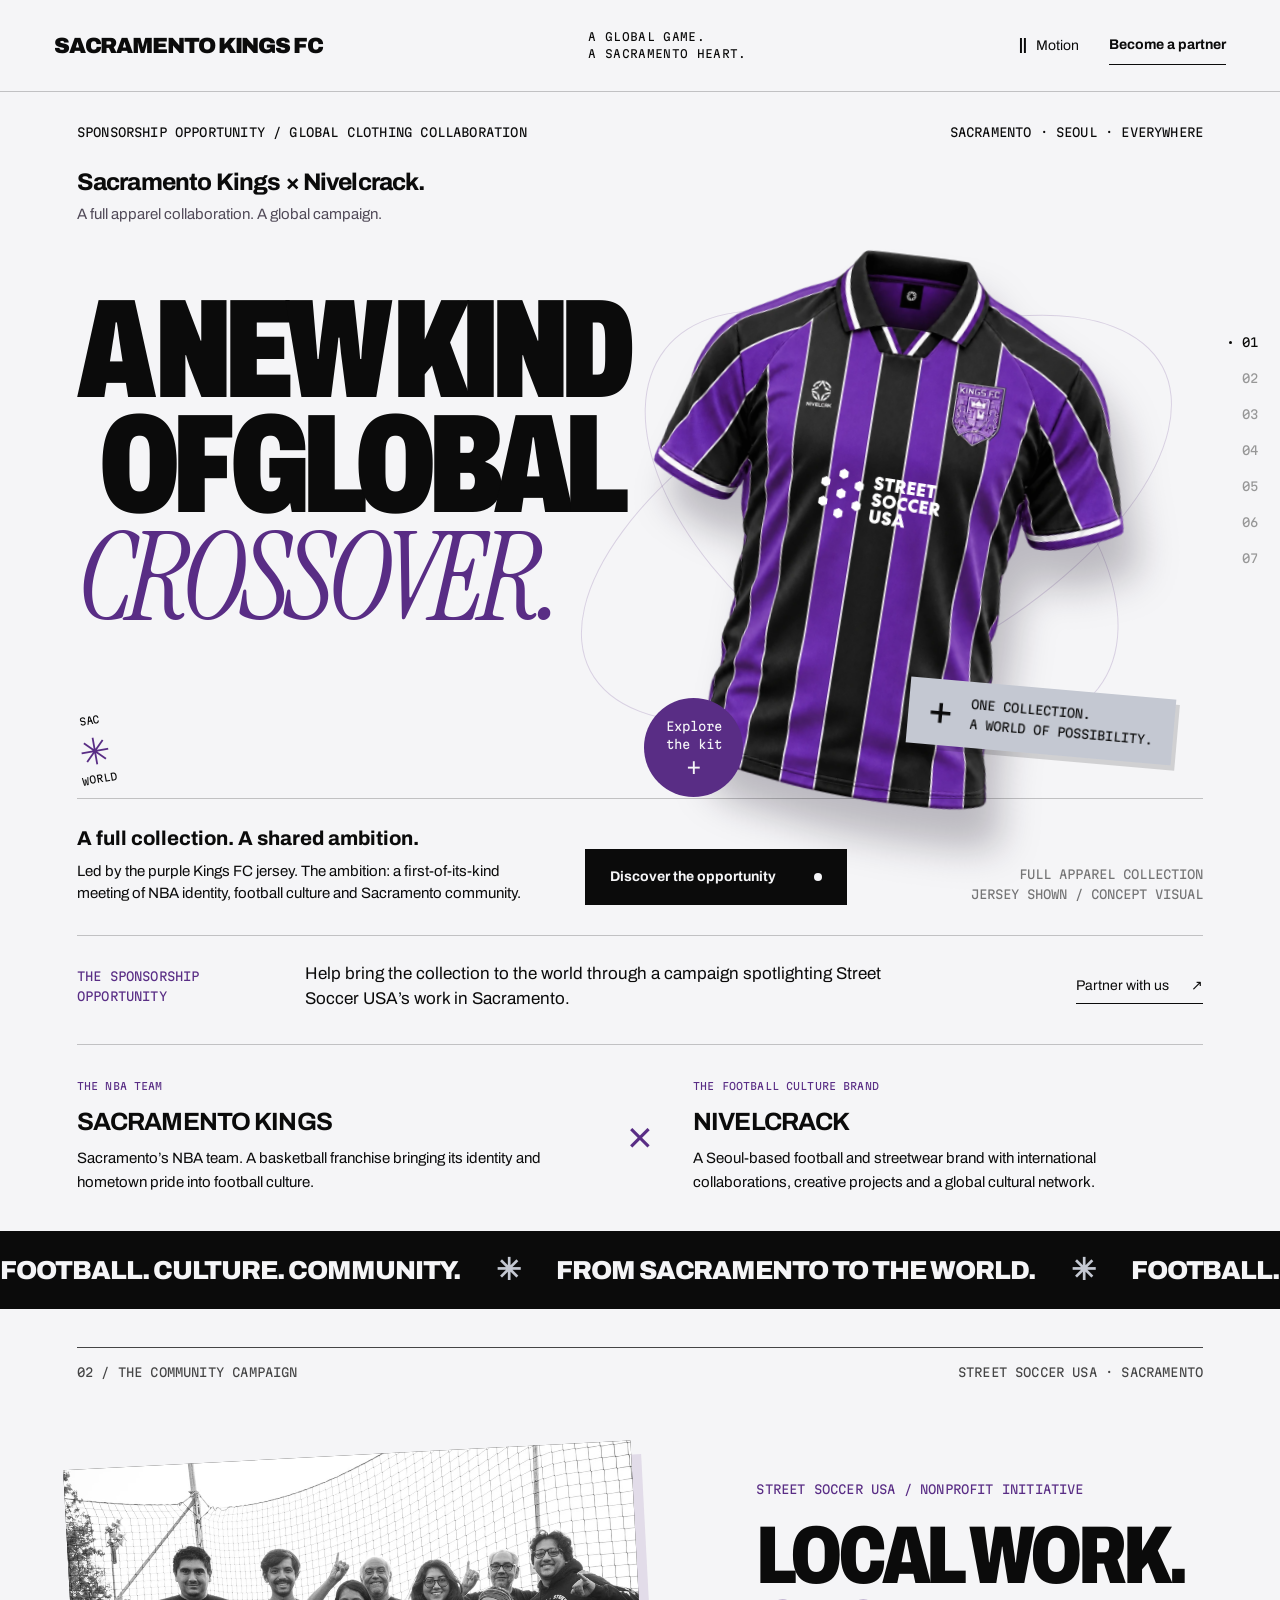
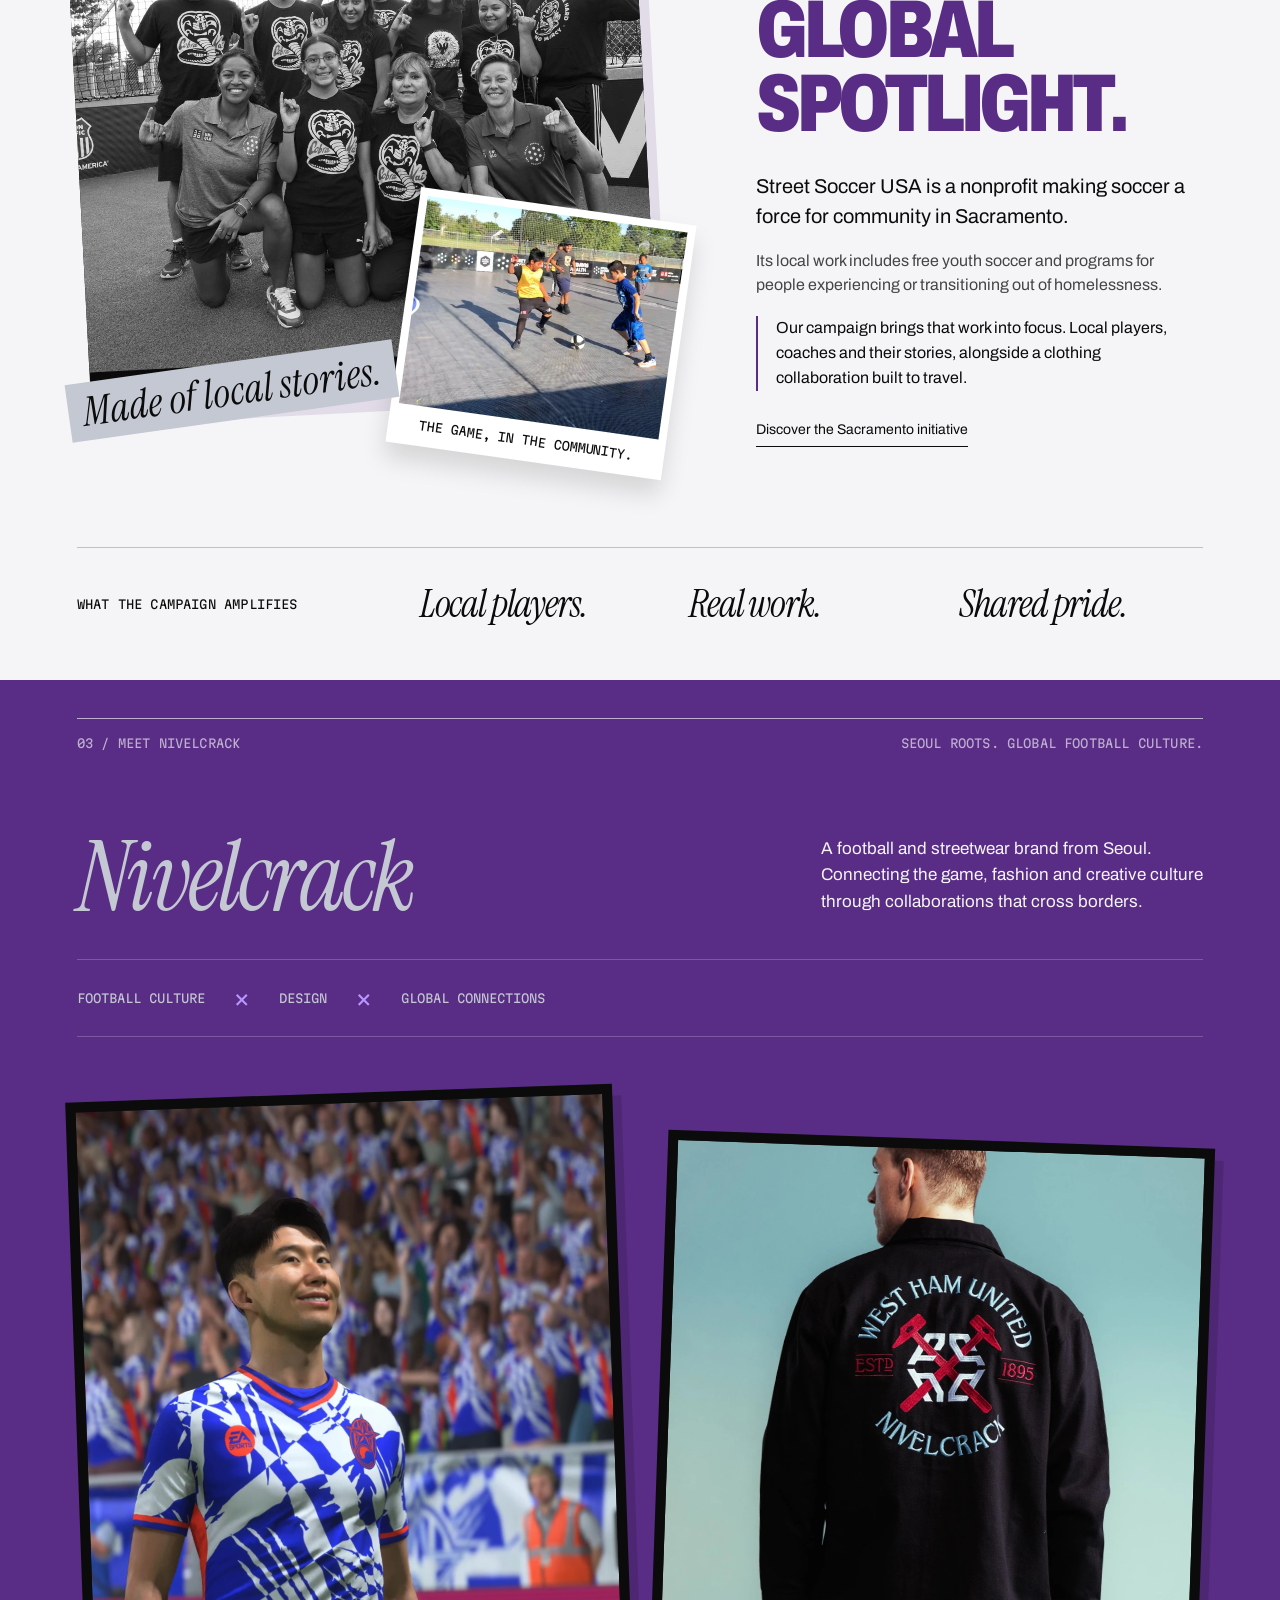
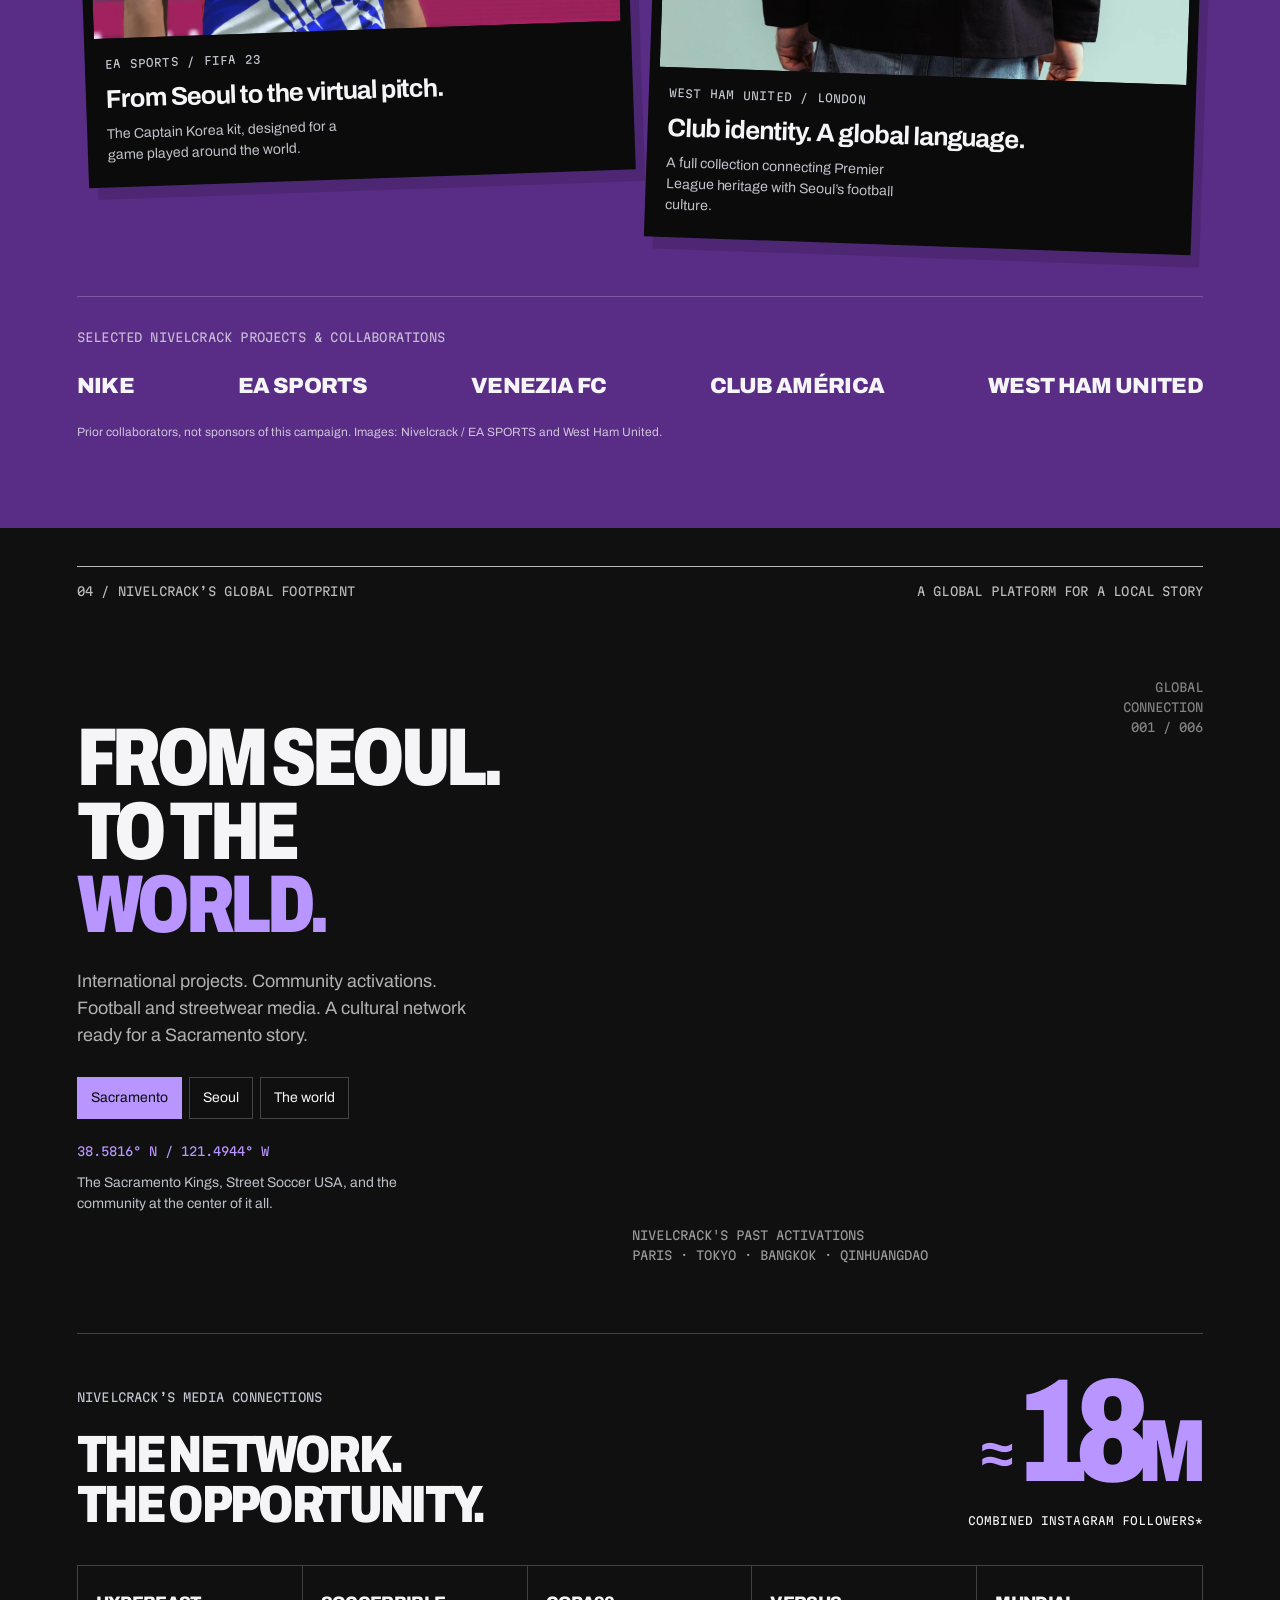
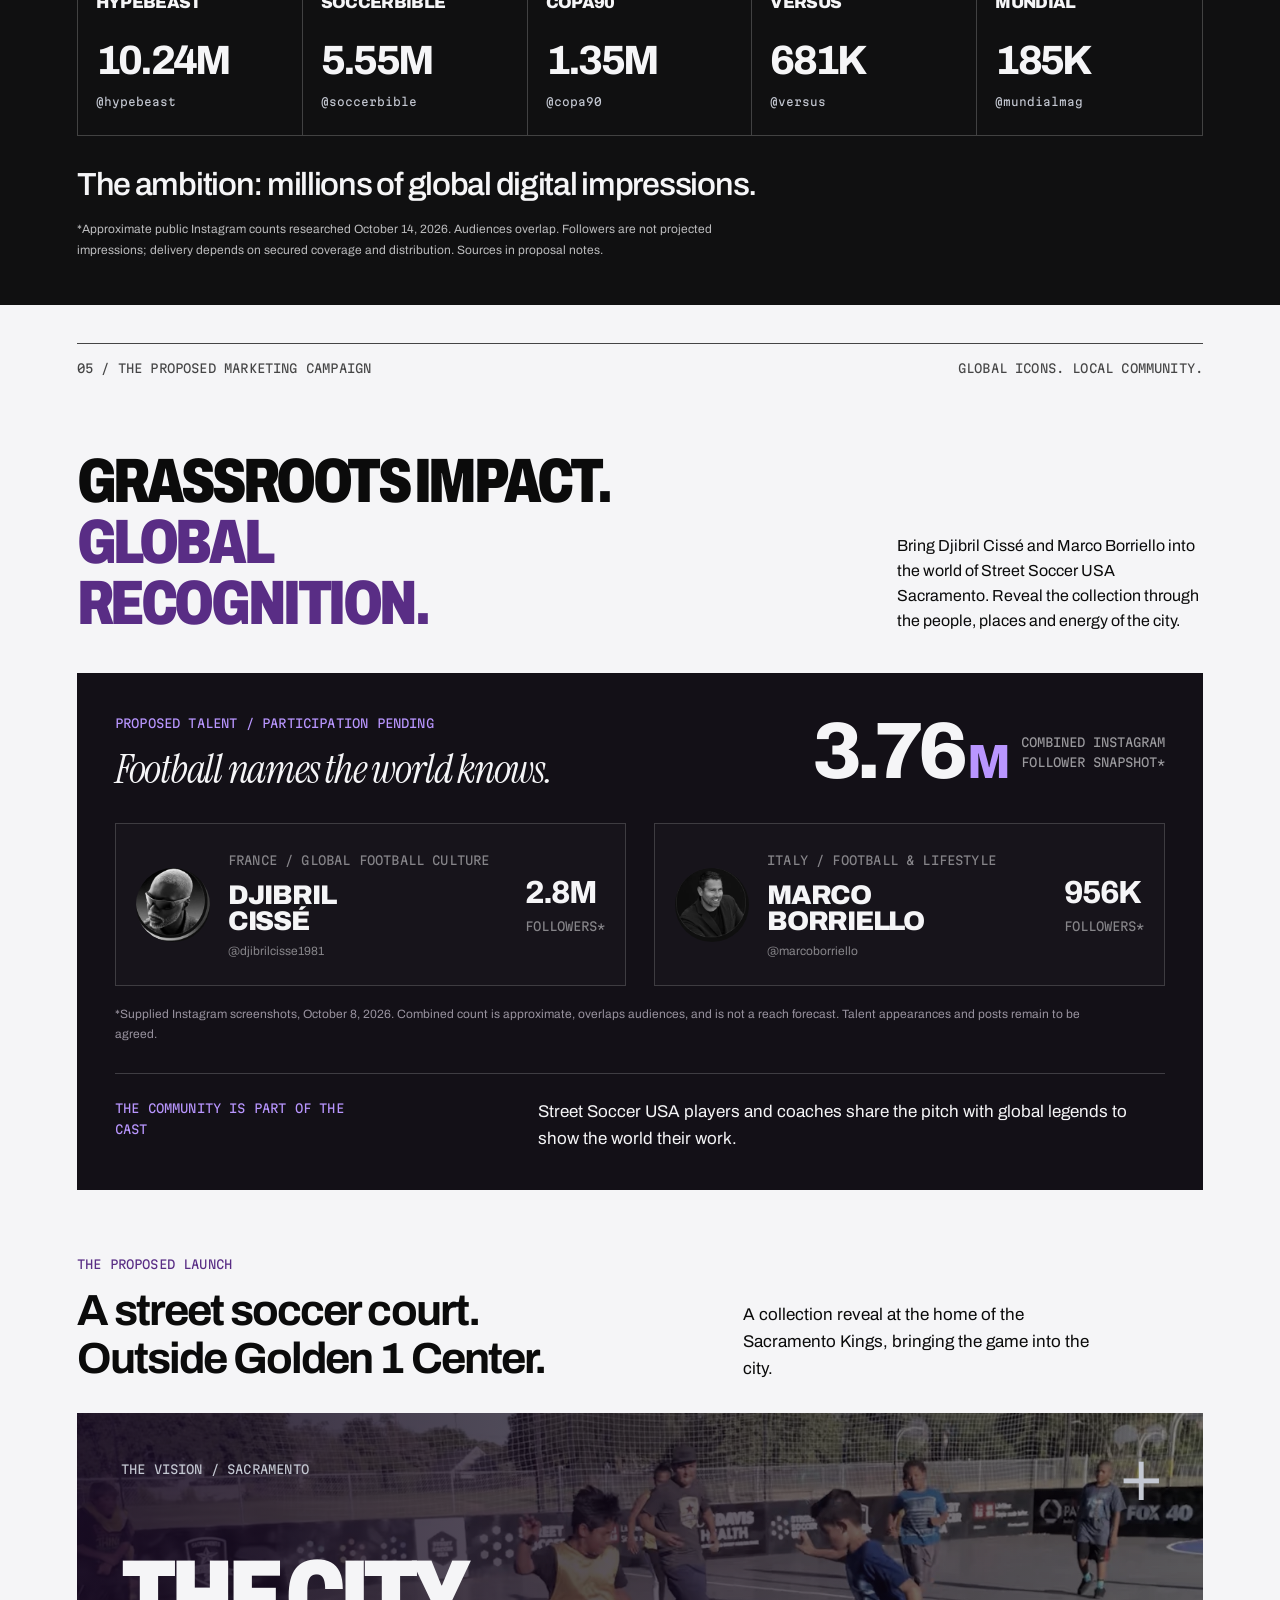
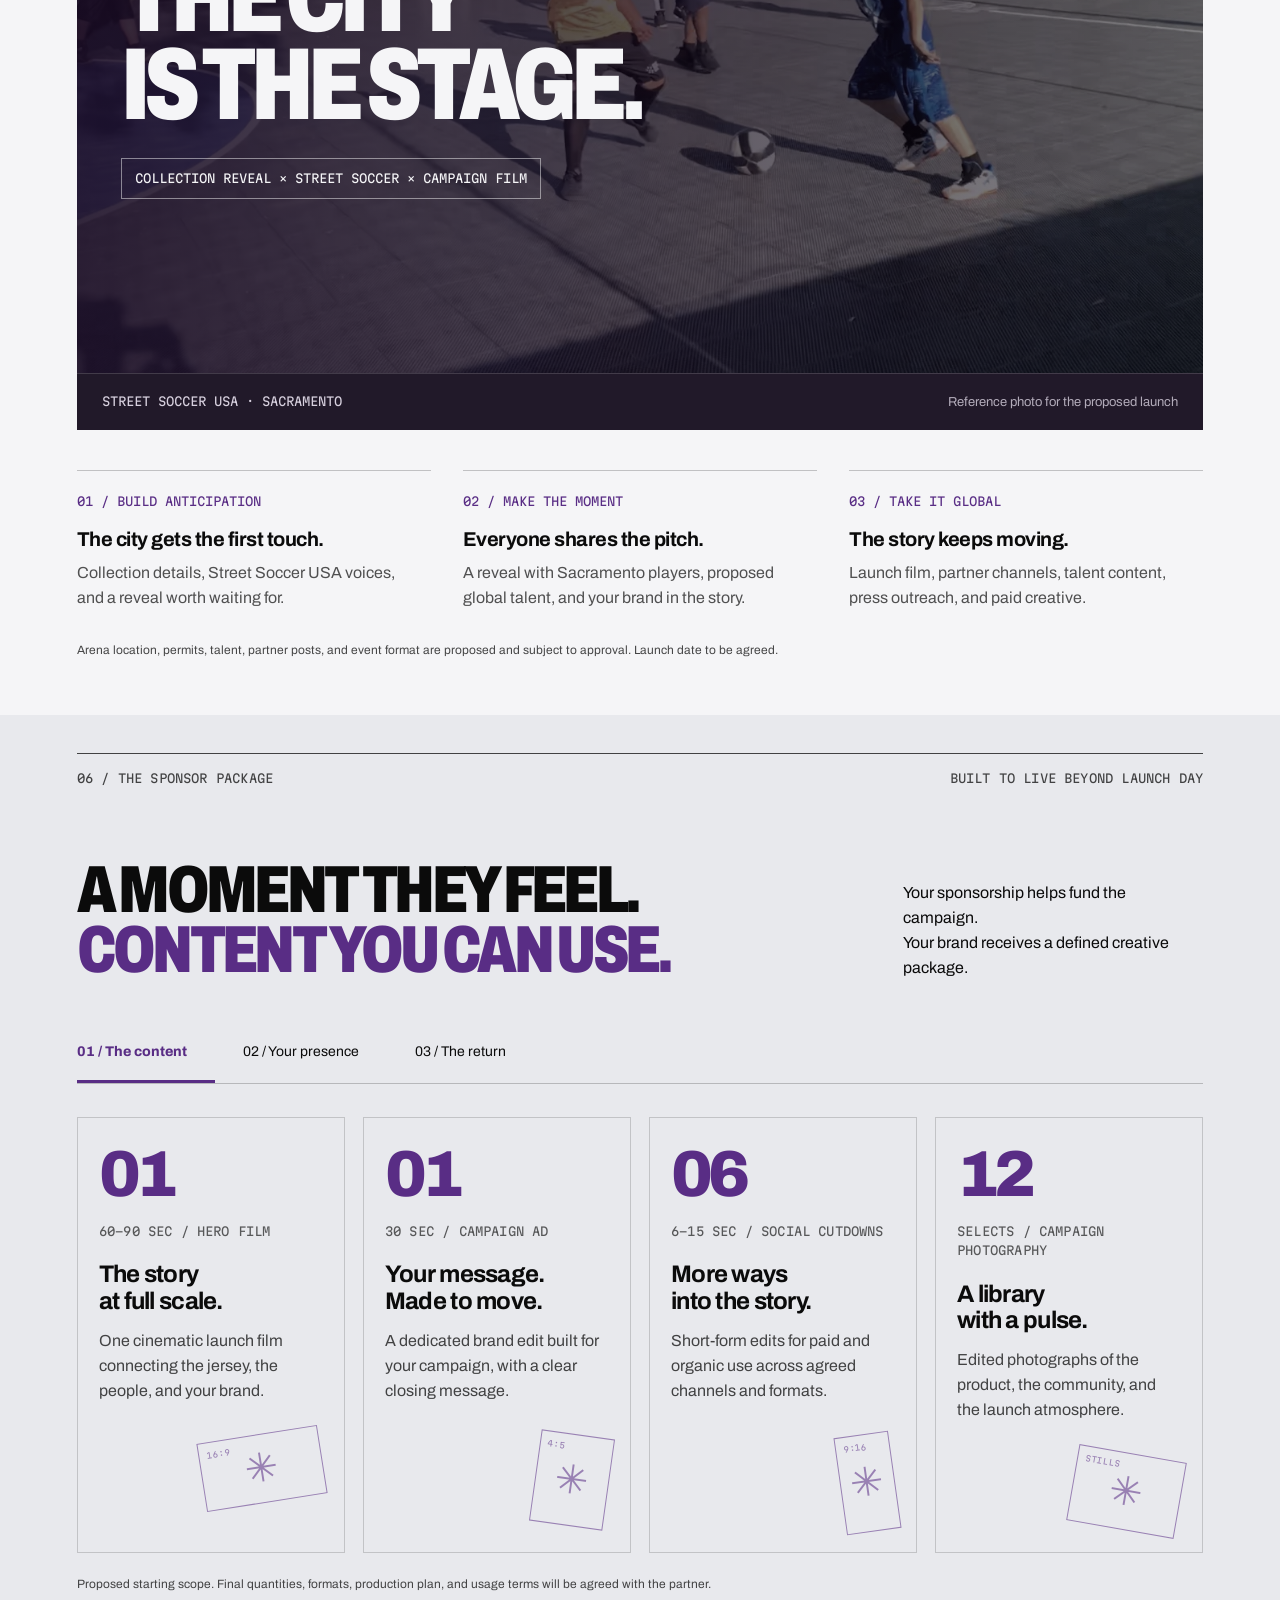
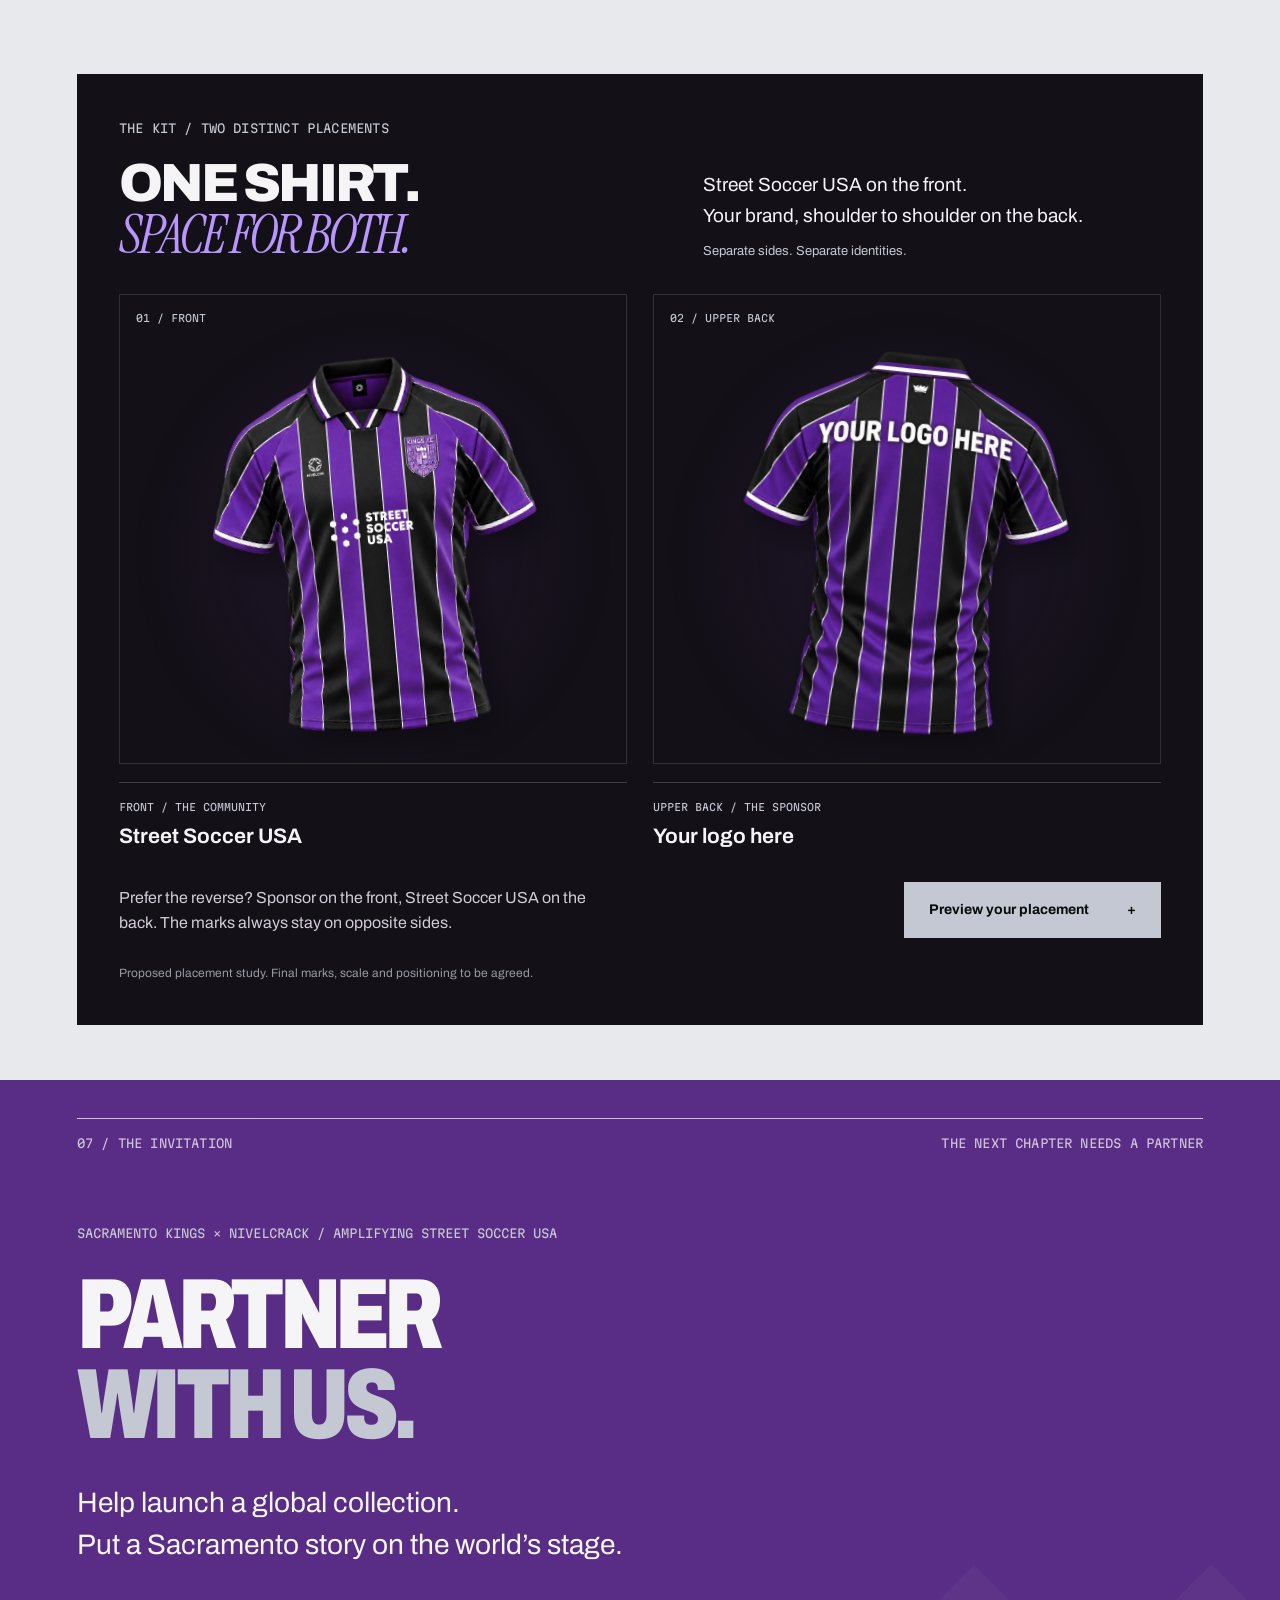
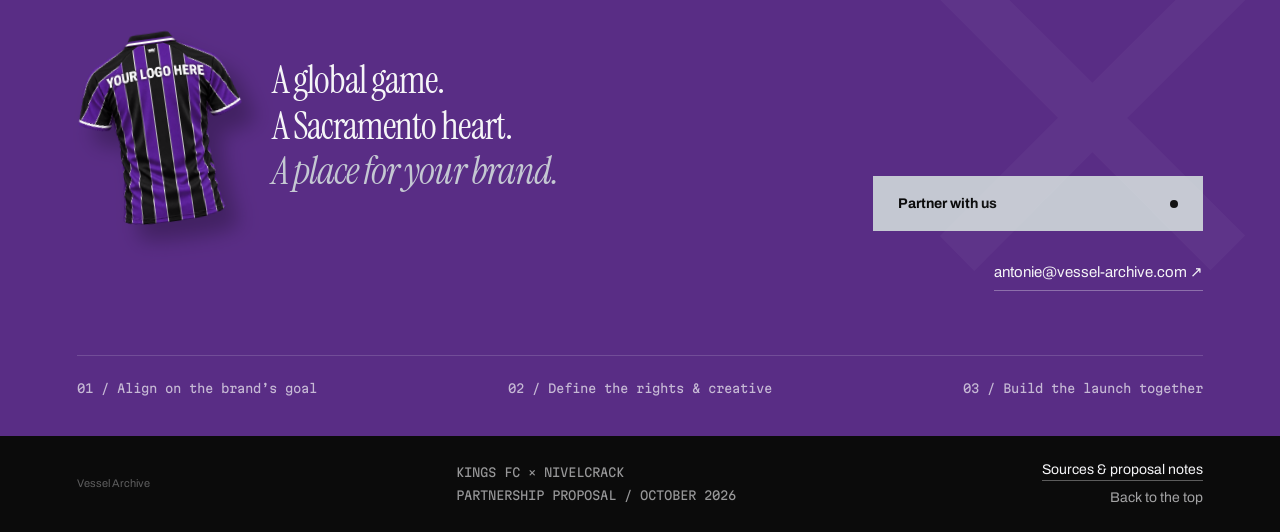
<file: index.html>
<!doctype html>
<html lang="en">
<head>
<meta charset="utf-8"><meta name="viewport" content="width=device-width,initial-scale=1"><meta name="theme-color" content="#f5f5f7"><meta name="robots" content="noindex,nofollow">
<title>Kings FC × Nivelcrack | A new kind of global crossover.</title>
<meta name="description" content="Sponsorship opportunity: a global clothing collaboration between the Sacramento Kings and Nivelcrack, with a campaign amplifying nonprofit Street Soccer USA’s work in Sacramento.">
<meta property="og:title" content="Kings FC × Nivelcrack | A global game. A Sacramento heart."><meta property="og:description" content="A full apparel line. A Sacramento community campaign. Partner with us.">
<link rel="icon" type="image/svg+xml" href="data:image/svg+xml,%3Csvg xmlns='http://www.w3.org/2000/svg' viewBox='0 0 64 64'%3E%3Crect width='64' height='64' fill='%23552d80'/%3E%3Cpath d='M14 18v28h8V34l12 12h12L31 31l14-13H33L22 29V18z' fill='%23f2eee5'/%3E%3C/svg%3E">
<link rel="stylesheet" href="assets/fonts.css"><link rel="stylesheet" href="styles.css?v=20261014-4b"><script src="app.js?v=20261014-4b" defer></script>
</head>
<body>
<a class="skip-link" href="#story">Skip to the story</a>
<header class="topbar"><a class="wordmark" href="#home" aria-label="Sacramento Kings FC, home"><span>SACRAMENTO KINGS FC</span></a><div class="nav-meta">A GLOBAL GAME.<br>A SACRAMENTO HEART.</div><div class="header-actions"><button class="motion-toggle" type="button" aria-pressed="false" title="Pause decorative motion"><span class="motion-icon" aria-hidden="true">Ⅱ</span><span class="motion-label">Motion</span></button><a class="nav-cta" href="#partnership">Become a partner</a></div></header>
<nav class="chapter-nav" aria-label="Proposal chapters"><a href="#home" class="active" aria-label="01 The opportunity" data-label="The opportunity">01</a><a href="#story" aria-label="02 The community" data-label="The community">02</a><a href="#culture" aria-label="03 Nivelcrack" data-label="Nivelcrack">03</a><a href="#world" aria-label="04 Global footprint" data-label="Global footprint">04</a><a href="#launch" aria-label="05 The campaign" data-label="The campaign">05</a><a href="#value" aria-label="06 The sponsor package" data-label="The sponsor package">06</a><a href="#partnership" aria-label="07 Partner with us" data-label="Partner with us">07</a></nav>
<main>
<section id="home" class="hero chapter" aria-labelledby="hero-title">
<div class="hero-topline"><span class="eyebrow">SPONSORSHIP OPPORTUNITY / GLOBAL CLOTHING COLLABORATION</span><span class="eyebrow">SACRAMENTO · SEOUL · EVERYWHERE</span></div>
<p class="collaboration-declaration"><strong>Sacramento Kings × Nivelcrack.</strong><span>A full apparel collaboration. A global campaign.</span></p>
<div class="hero-composition"><h1 id="hero-title" class="hero-title"><span>A NEW KIND</span><span>OF GLOBAL</span><span><i>CROSSOVER.</i></span></h1><div class="hero-jersey-space" id="jersey-space"><div class="hero-orbit orbit-one" aria-hidden="true"></div><div class="hero-orbit orbit-two" aria-hidden="true"></div><div class="jersey-tilt"><img class="hero-jersey" src="assets/jersey-front-v4.svg" alt="Purple Kings FC × Nivelcrack jersey with Street Soccer USA on the front; sponsor placement is on the back" width="1122" height="1402" fetchpriority="high"></div><span class="garment-tag"><span class="tag-cross" aria-hidden="true">+</span> ONE COLLECTION.<br>A WORLD OF POSSIBILITY.</span><button class="jersey-trigger circle-button" type="button" aria-label="Explore the jersey and preview your brand">Explore<br>the kit <span aria-hidden="true">+</span></button></div><span class="hero-stamp" aria-hidden="true">SAC<br><span>✳</span><br>WORLD</span></div>
<div class="hero-bottom"><div class="hero-intro"><p>A full collection. A shared ambition.</p><p>Led by the purple Kings FC jersey. The ambition: a first-of-its-kind meeting of NBA identity, football culture and Sacramento community.</p></div><a class="button dark" href="#story">Discover the opportunity <span class="button-dot" aria-hidden="true"></span></a><div class="hero-footnote">FULL APPAREL COLLECTION<br>JERSEY SHOWN / CONCEPT VISUAL</div></div>
<div class="opportunity-line"><span class="eyebrow">THE SPONSORSHIP OPPORTUNITY</span><p>Help bring the collection to the world through a campaign spotlighting Street Soccer USA’s work in Sacramento.</p><a class="text-link" href="#partnership">Partner with us <span aria-hidden="true">↗</span></a></div>
<div class="collaboration-primer" id="collaboration-intro" aria-label="Meet the collaborators"><div><span class="eyebrow">THE NBA TEAM</span><h2>SACRAMENTO KINGS</h2><p>Sacramento’s NBA team. A basketball franchise bringing its identity and hometown pride into football culture.</p></div><span class="primer-cross" aria-hidden="true">×</span><div><span class="eyebrow">THE FOOTBALL CULTURE BRAND</span><h2>NIVELCRACK</h2><p>A Seoul-based football and streetwear brand with international collaborations, creative projects and a global cultural network.</p></div></div>
</section>
<div class="ticker" aria-hidden="true"><div>FOOTBALL. CULTURE. COMMUNITY. <span>✳</span> FROM SACRAMENTO TO THE WORLD. <span>✳</span> FOOTBALL. CULTURE. COMMUNITY. <span>✳</span> FROM SACRAMENTO TO THE WORLD. <span>✳</span></div></div>
<section id="story" class="story section chapter" aria-labelledby="story-title">
<div class="section-kicker"><span>02 / THE COMMUNITY CAMPAIGN</span><span>STREET SOCCER USA · SACRAMENTO</span></div>
<div class="story-grid"><div class="story-visual reveal"><figure class="main-photo"><img src="assets/community-team.webp" alt="Street Soccer Sacramento players and community leaders" loading="lazy"><figcaption>REAL PEOPLE. A SACRAMENTO STORY.</figcaption></figure><figure class="snapshot"><img src="assets/street-court.webp" alt="Community soccer at Street Soccer USA in Sacramento" loading="lazy"><figcaption>THE GAME, IN THE COMMUNITY.</figcaption></figure><span class="photo-tape" aria-hidden="true">Made of local stories.</span></div>
<div class="story-copy reveal"><span class="story-nonprofit eyebrow">STREET SOCCER USA / NONPROFIT INITIATIVE</span><h2 id="story-title" class="display">LOCAL WORK.<br><em>GLOBAL<br>SPOTLIGHT.</em></h2><p class="lead">Street Soccer USA is a nonprofit making soccer a force for community in Sacramento.</p><p>Its local work includes free youth soccer and programs for people experiencing or transitioning out of homelessness.</p><p class="campaign-intent">Our campaign brings that work into focus. Local players, coaches and their stories, alongside a clothing collaboration built to travel.</p><a class="text-link" href="https://www.streetsoccerusa.org/cities/sacramento/" target="_blank" rel="noopener">Discover the Sacramento initiative</a></div></div>
<div class="impact-line"><span class="tiny-label">WHAT THE CAMPAIGN AMPLIFIES</span><span>Local players.</span><span>Real work.</span><span>Shared pride.</span></div></section>
<section id="culture" class="culture section chapter" aria-labelledby="culture-title"><div class="section-kicker"><span>03 / MEET NIVELCRACK</span><span>SEOUL ROOTS. GLOBAL FOOTBALL CULTURE.</span></div><div class="culture-heading reveal"><h2 id="culture-title" class="display"><span class="serif-note">Nivelcrack</span></h2><p>A football and streetwear brand from Seoul.<br>Connecting the game, fashion and creative culture<br>through collaborations that cross borders.</p></div><div class="nivel-signature"><span>FOOTBALL CULTURE</span><span aria-hidden="true">×</span><span>DESIGN</span><span aria-hidden="true">×</span><span>GLOBAL CONNECTIONS</span></div><div class="culture-gallery">
<figure class="culture-photo culture-photo-main reveal"><a href="https://www.nivelcrack.com/blogPost/fifa23_captainkit" target="_blank" rel="noopener" aria-label="View Nivelcrack’s FIFA 23 Captain Korea kit project"><img src="assets/nivel-fifa23.webp" alt="Son Heung-min’s in-game character wearing Nivelcrack’s Captain Korea kit in EA SPORTS FIFA 23" width="1400" height="1400" loading="lazy"></a><figcaption><span>EA SPORTS / FIFA 23</span><strong>From Seoul to the virtual pitch.</strong><p>The Captain Korea kit, designed for a game played around the world.</p></figcaption></figure>
<figure class="culture-photo culture-photo-second reveal"><a href="https://shop.whufc.com/new-in/new-in/new-in/15245_west-ham-x-nivelcrack-jacket.html" target="_blank" rel="noopener" aria-label="View the West Ham United and Nivelcrack collection"><img src="assets/nivel-westham.webp" alt="West Ham United × Nivelcrack collection jacket with the embroidered club and Nivelcrack collaboration mark" width="1400" height="1400" loading="lazy"></a><figcaption><span>WEST HAM UNITED / LONDON</span><strong>Club identity. A global language.</strong><p>A full collection connecting Premier League heritage with Seoul’s football culture.</p></figcaption></figure>
<div class="culture-proof"><span class="eyebrow">SELECTED NIVELCRACK PROJECTS & COLLABORATIONS</span><div class="brand-list"><span>NIKE</span><span>EA SPORTS</span><span>VENEZIA FC</span><span>CLUB AMÉRICA</span><span>WEST HAM UNITED</span></div><p class="small-note">Prior collaborators, not sponsors of this campaign. Images: Nivelcrack / EA SPORTS and West Ham United.</p></div></div></section>
<section id="world" class="world section chapter" aria-labelledby="world-title"><div class="section-kicker"><span>04 / NIVELCRACK’S GLOBAL FOOTPRINT</span><span>A GLOBAL PLATFORM FOR A LOCAL STORY</span></div><div class="world-top"><div class="world-copy reveal"><h2 id="world-title" class="display">FROM SEOUL.<br>TO THE<br><em>WORLD.</em></h2><p class="lead">International projects. Community activations. Football and streetwear media. A cultural network ready for a Sacramento story.</p><div class="world-controls" role="group" aria-label="Explore campaign connections"><button type="button" class="active" data-globe="sacramento" aria-pressed="true">Sacramento</button><button type="button" data-globe="seoul" aria-pressed="false">Seoul</button><button type="button" data-globe="global" aria-pressed="false">The world</button></div><div class="globe-description" aria-live="polite"><span id="globe-place">38.5816° N / 121.4944° W</span><p id="globe-story">The Sacramento Kings, Street Soccer USA, and the community at the center of it all.</p></div></div><div class="globe-wrap"><canvas id="globe" aria-label="Interactive 3D globe showing Sacramento, Seoul and cities of Nivelcrack's past activations"></canvas><span class="globe-caption">NIVELCRACK'S PAST ACTIVATIONS<br>PARIS · TOKYO · BANGKOK · QINHUANGDAO</span><span class="globe-index" aria-hidden="true">GLOBAL<br>CONNECTION<br>001 / 006</span></div></div><div class="media-audience" id="media-audience" aria-labelledby="media-title"><div class="media-audience-heading"><div><span class="eyebrow">NIVELCRACK’S MEDIA CONNECTIONS</span><h3 id="media-title">THE NETWORK.<br>THE OPPORTUNITY.</h3></div><div class="media-total"><strong><span class="approx">≈</span>18<span>M</span></strong><p>COMBINED INSTAGRAM FOLLOWERS*</p></div></div>
<div class="media-cards"><a href="https://www.instagram.com/hypebeast/" target="_blank" rel="noopener"><span class="media-name">HYPEBEAST</span><strong>10.24M</strong><span class="media-handle">@hypebeast</span></a><a href="https://www.instagram.com/soccerbible/" target="_blank" rel="noopener"><span class="media-name">SOCCERBIBLE</span><strong>5.55M</strong><span class="media-handle">@soccerbible</span></a><a href="https://www.instagram.com/copa90/" target="_blank" rel="noopener"><span class="media-name">COPA90</span><strong>1.35M</strong><span class="media-handle">@copa90</span></a><a href="https://www.instagram.com/versus/" target="_blank" rel="noopener"><span class="media-name">VERSUS</span><strong>681K</strong><span class="media-handle">@versus</span></a><a href="https://www.instagram.com/mundialmag/" target="_blank" rel="noopener"><span class="media-name">MUNDIAL</span><strong>185K</strong><span class="media-handle">@mundialmag</span></a></div>
<p class="media-ambition">The ambition: millions of global digital impressions.</p><p class="small-note media-note">*Approximate public Instagram counts researched October 14, 2026. Audiences overlap. Followers are not projected impressions; delivery depends on secured coverage and distribution. Sources in proposal notes.</p></div></section>
<section id="launch" class="launch section chapter" aria-labelledby="launch-title"><div class="section-kicker"><span>05 / THE PROPOSED MARKETING CAMPAIGN</span><span>GLOBAL ICONS. LOCAL COMMUNITY.</span></div><div class="launch-head reveal"><h2 id="launch-title" class="display">GRASSROOTS IMPACT.<br><em>GLOBAL RECOGNITION.</em></h2><p>Bring Djibril Cissé and Marco Borriello into the world of Street Soccer USA Sacramento. Reveal the collection through the people, places and energy of the city.</p></div><div class="campaign-talent"><div class="talent-heading"><div><span class="eyebrow">PROPOSED TALENT / PARTICIPATION PENDING</span><h3>Football names the world knows.</h3></div><div class="audience-total"><strong>3.76<span>M</span></strong><p>COMBINED INSTAGRAM<br>FOLLOWER SNAPSHOT*</p></div></div><div class="talent-grid"><article class="talent-card"><div class="profile-picture cisse"><img src="assets/cisse-profile.webp" alt="Djibril Cissé's profile photo from the supplied Instagram screenshot" loading="lazy"></div><div><span class="eyebrow">FRANCE / GLOBAL FOOTBALL CULTURE</span><h4>DJIBRIL<br>CISSÉ</h4><p class="talent-handle">@djibrilcisse1981</p></div><div class="talent-count">2.8M<span>FOLLOWERS*</span></div></article><article class="talent-card"><div class="profile-picture marco"><img src="assets/borriello-profile.webp" alt="Marco Borriello's profile photo from the supplied Instagram screenshot" loading="lazy"></div><div><span class="eyebrow">ITALY / FOOTBALL & LIFESTYLE</span><h4>MARCO<br>BORRIELLO</h4><p class="talent-handle">@marcoborriello</p></div><div class="talent-count">956K<span>FOLLOWERS*</span></div></article></div><p class="small-note">*Supplied Instagram screenshots, October 8, 2026. Combined count is approximate, overlaps audiences, and is not a reach forecast. Talent appearances and posts remain to be agreed.</p><div class="campaign-role"><span class="eyebrow">THE COMMUNITY IS PART OF THE CAST</span><p>Street Soccer USA players and coaches share the pitch with global legends to show the world their work.</p></div></div><div class="launch-concept"><span class="eyebrow">THE PROPOSED LAUNCH</span><h3>A street soccer court.<br>Outside Golden 1 Center.</h3><p>A collection reveal at the home of the Sacramento Kings, bringing the game into the city.</p></div><figure class="launch-stage" id="launch-photo"><div class="launch-scene"><img src="assets/street-court.webp" alt="Street Soccer USA Sacramento community soccer, shown as an atmosphere reference for the proposed launch" loading="lazy"><div class="launch-overlay"></div><div class="launch-location"><span class="eyebrow">THE VISION / SACRAMENTO</span><h3>THE CITY<br>IS THE STAGE.</h3><span class="launch-pill">COLLECTION REVEAL × STREET SOCCER × CAMPAIGN FILM</span></div><div class="launch-cross" aria-hidden="true">+</div></div><figcaption class="launch-image-note"><span>STREET SOCCER USA · SACRAMENTO</span><span>Reference photo for the proposed launch</span></figcaption></figure><div class="launch-beats"><article><span>01 / BUILD ANTICIPATION</span><h4>The city gets the first touch.</h4><p>Collection details, Street Soccer USA voices, and a reveal worth waiting for.</p></article><article><span>02 / MAKE THE MOMENT</span><h4>Everyone shares the pitch.</h4><p>A reveal with Sacramento players, proposed global talent, and your brand in the story.</p></article><article><span>03 / TAKE IT GLOBAL</span><h4>The story keeps moving.</h4><p>Launch film, partner channels, talent content, press outreach, and paid creative.</p></article></div><p class="small-note">Arena location, permits, talent, partner posts, and event format are proposed and subject to approval. Launch date to be agreed.</p></section>
<section id="value" class="value section chapter" aria-labelledby="value-title"><div class="section-kicker"><span>06 / THE SPONSOR PACKAGE</span><span>BUILT TO LIVE BEYOND LAUNCH DAY</span></div><div class="value-heading reveal"><h2 id="value-title" class="display">A MOMENT THEY FEEL.<br><em>CONTENT YOU CAN USE.</em></h2><p>Your sponsorship helps fund the campaign.<br>Your brand receives a defined creative package.</p></div><div class="value-tabs" role="tablist" aria-label="Sponsor value"><button id="tab-content" role="tab" aria-selected="true" aria-controls="panel-content" data-panel="content">01 / The content</button><button id="tab-presence" role="tab" aria-selected="false" aria-controls="panel-presence" tabindex="-1" data-panel="presence">02 / Your presence</button><button id="tab-measure" role="tab" aria-selected="false" aria-controls="panel-measure" tabindex="-1" data-panel="measure">03 / The return</button></div>
<div class="value-panel" role="tabpanel" id="panel-content" aria-labelledby="tab-content"><div class="deliverable-grid"><article class="deliverable"><span class="deliverable-no">01</span><span class="format-label">60–90 SEC / HERO FILM</span><h3>The story<br>at full scale.</h3><p>One cinematic launch film connecting the jersey, the people, and your brand.</p><div class="format-frame format-wide"><span>16:9</span><span aria-hidden="true">✳</span></div></article><article class="deliverable"><span class="deliverable-no">01</span><span class="format-label">30 SEC / CAMPAIGN AD</span><h3>Your message.<br>Made to move.</h3><p>A dedicated brand edit built for your campaign, with a clear closing message.</p><div class="format-frame format-square"><span>4:5</span><span aria-hidden="true">✳</span></div></article><article class="deliverable"><span class="deliverable-no">06</span><span class="format-label">6–15 SEC / SOCIAL CUTDOWNS</span><h3>More ways<br>into the story.</h3><p>Short-form edits for paid and organic use across agreed channels and formats.</p><div class="format-frame format-tall"><span>9:16</span><span aria-hidden="true">✳</span></div></article><article class="deliverable"><span class="deliverable-no">12</span><span class="format-label">SELECTS / CAMPAIGN PHOTOGRAPHY</span><h3>A library<br>with a pulse.</h3><p>Edited photographs of the product, the community, and the launch atmosphere.</p><div class="format-frame format-photo"><span>STILLS</span><span aria-hidden="true">✳</span></div></article></div><p class="small-note">Proposed starting scope. Final quantities, formats, production plan, and usage terms will be agreed with the partner.</p></div>
<div class="value-panel" role="tabpanel" id="panel-presence" aria-labelledby="tab-presence" hidden><div class="presence-grid"><div><span class="big-x" aria-hidden="true">×</span><h3>A brand people<br>see <em>in the story.</em></h3><p>A distinct jersey placement, campaign presentation, launch integration, and brand-specific edits.</p><button class="button dark jersey-trigger" type="button">Preview your brand <span aria-hidden="true">+</span></button></div><ul class="presence-list"><li><span>01</span><div><h4>On the jersey</h4><p>A bold, shoulder-to-shoulder upper-back sponsor mark. Street Soccer USA on the front. The arrangement can be reversed; the logos stay on separate sides.</p></div></li><li><span>02</span><div><h4>Inside the campaign</h4><p>Brand treatment woven into the film, edits, and launch experience.</p></div></li><li><span>03</span><div><h4>Across your channels</h4><p>A planned asset handoff for agreed organic and paid use.</p></div></li></ul></div><p class="small-note">All logo placements and commercial rights are proposed. Talent, music, term, territory, exclusivity, and paid usage require agreement.</p></div>
<div class="value-panel" role="tabpanel" id="panel-measure" aria-labelledby="tab-measure" hidden><div class="measurement-grid"><article><span>01 / ATTENTION</span><h3>Did the story<br>get seen?</h3><p>Delivered views, video completion, and reach where channel reporting is available.</p></article><article><span>02 / CONNECTION</span><h3>Did people<br>care?</h3><p>Shares, saves, engagement, and real responses to the community story.</p></article><article><span>03 / ACTION</span><h3>What happened<br>next?</h3><p>Trackable visits and agreed sponsor actions, with paid results reported separately.</p></article></div><div class="measurement-note"><strong>Agree the goal. Capture the baseline. Report what happened.</strong><p>Success measures are set with the sponsor before launch. Reporting built around the agreed campaign objectives.</p></div></div>
<div class="placement-study" id="kit-showcase" aria-labelledby="kit-showcase-title"><div class="placement-heading"><div><span class="eyebrow">THE KIT / TWO DISTINCT PLACEMENTS</span><h3 id="kit-showcase-title">ONE SHIRT.<br><em>SPACE FOR BOTH.</em></h3></div><div><p>Street Soccer USA on the front.<br>Your brand, shoulder to shoulder on the back.</p><p class="placement-separation">Separate sides. Separate identities.</p></div></div>
<div class="placement-pair"><figure><div class="placement-product"><span class="placement-index" aria-hidden="true">01 / FRONT</span><img src="assets/jersey-front-v4.svg" alt="Front of the purple Kings FC jersey showing Street Soccer USA only, with no sponsor logo" width="1122" height="1402" loading="lazy"></div><figcaption><span>FRONT / THE COMMUNITY</span><strong>Street Soccer USA</strong></figcaption></figure><figure><div class="placement-product"><span class="placement-index" aria-hidden="true">02 / UPPER BACK</span><img src="assets/jersey-back-v4.webp" alt="Back of the purple Kings FC jersey with a bold shoulder-to-shoulder Your Logo Here sponsor wordmark below the crown" width="1122" height="1402" loading="lazy"></div><figcaption><span>UPPER BACK / THE SPONSOR</span><strong>Your logo here</strong></figcaption></figure></div>
<div class="placement-bottom"><p>Prefer the reverse? Sponsor on the front, Street Soccer USA on the back. The marks always stay on opposite sides.</p><button class="button silver jersey-trigger" type="button">Preview your placement <span aria-hidden="true">+</span></button></div><p class="small-note">Proposed placement study. Final marks, scale and positioning to be agreed.</p></div></section>
<section id="partnership" class="partnership section chapter" aria-labelledby="partnership-title"><div class="section-kicker"><span>07 / THE INVITATION</span><span>THE NEXT CHAPTER NEEDS A PARTNER</span></div><span class="closing-kicker">SACRAMENTO KINGS × NIVELCRACK / AMPLIFYING STREET SOCCER USA</span><h2 id="partnership-title" class="display reveal">PARTNER<br><em>WITH US.</em></h2><p class="closing-invitation">Help launch a global collection.<br>Put a Sacramento story on the world’s stage.</p><div class="closing-bottom"><div class="closing-kit"><img src="assets/jersey-back-v4.webp" alt="Upper-back sponsor placement on the purple Kings FC jersey" width="1122" height="1402" loading="lazy"><p>A global game.<br>A Sacramento heart.<br><span>A place for your brand.</span></p></div><a class="button silver" href="mailto:antonie@vessel-archive.com?subject=Kings%20FC%20x%20Nivelcrack%20Partnership&body=I%27d%20like%20to%20discuss%20the%20Kings%20FC%20x%20Nivelcrack%20campaign.%0A%0ABrand%3A%0APrimary%20campaign%20goal%3A%0ABest%20time%20to%20connect%3A">Partner with us <span class="button-dot" aria-hidden="true"></span></a></div><a class="closing-contact" href="mailto:antonie@vessel-archive.com">antonie@vessel-archive.com <span aria-hidden="true">↗</span></a><div class="closing-steps"><span>01 / Align on the brand’s goal</span><span>02 / Define the rights & creative</span><span>03 / Build the launch together</span></div></section>
</main>
<footer class="footer"><a class="vessel-mark" href="https://vessel-archive.com" target="_blank" rel="noopener">Vessel Archive</a><div>KINGS FC × NIVELCRACK<br>PARTNERSHIP PROPOSAL / OCTOBER 2026</div><div class="footer-actions"><button type="button" id="sources-trigger">Sources & proposal notes</button><a href="#home">Back to the top</a></div></footer><div class="reading-progress" aria-hidden="true"><span></span></div>
<dialog id="jersey-dialog" class="jersey-dialog" aria-labelledby="jersey-dialog-title"><div class="dialog-top"><span class="eyebrow">PURPLE HOME KIT / PLACEMENT STUDY</span><button class="dialog-close" type="button" aria-label="Close jersey preview">×</button></div><div class="jersey-dialog-grid"><div class="kit-preview"><div class="kit-flat" id="kit-flat" data-side="front"><img id="kit-artwork" src="assets/kit-original-front.png" alt="Original purple Kings FC home jersey front from the supplied range plan"><div class="sponsor-placement" id="sponsor-placement" hidden><span id="sponsor-name">YOUR LOGO HERE</span></div><div class="community-placement" id="community-placement"><img src="assets/street-soccer-usa-logo.svg" alt="Street Soccer USA official logo" width="244" height="100"></div></div><div class="kit-view-buttons" role="group" aria-label="Jersey view"><button type="button" data-kit="front" aria-pressed="true" class="active">Front</button><button type="button" data-kit="back" aria-pressed="false">Back</button></div><p id="kit-side-caption" class="kit-side-caption" aria-live="polite">FRONT / STREET SOCCER USA</p></div><div class="kit-details"><span class="eyebrow">ONE KIT. TWO DISTINCT IDENTITIES.</span><h2 id="jersey-dialog-title">Your brand.<br><em>Its own space.</em></h2><label for="brand-input">Preview a sponsor name</label><input id="brand-input" maxlength="26" placeholder="YOUR LOGO HERE" autocomplete="organization"><label for="placement-arrangement">Choose the arrangement</label><select id="placement-arrangement"><option value="sponsor-back">Street Soccer USA front / sponsor back</option><option value="sponsor-front">Sponsor front / Street Soccer USA back</option></select><p id="placement-explanation">Street Soccer USA on the front. Your sponsor mark bold across the upper back. The logos are never grouped together.</p><p class="small-note">Concept placements on the original supplied artwork. Final marks, scale, positioning, and rights subject to partner approval.</p></div></div></dialog>
<dialog id="sources-dialog" class="sources-dialog" aria-labelledby="sources-title"><div class="dialog-top"><h2 id="sources-title">Sources & proposal notes</h2><button class="dialog-close" type="button" aria-label="Close sources">×</button></div><div class="sources-content"><h3>Campaign status</h3><p>Sacramento Kings, Nivelcrack, and Street Soccer USA partnerships are agreed, per the project brief. Talent participation, commercial placements, campaign deliverables, usage rights, distribution commitments, venue, and launch date remain to be finalized.</p><h3>Supplied materials</h3><ul><li>SKFC25_RangePlan_Final_260210.pdf, page 2: purple HOME jersey. The reference collection is labelled 2025; this proposal makes no launch-date claim.</li><li>About NivelCrack.pdf, pages 2–11: brand positioning, projects, clients, community activations, and media connections.</li><li>Instagram screenshots supplied October 8, 2026: Djibril Cissé 2.8M and Marco Borriello 956K followers. The approximate 3.76M sum is neither unique audience nor projected reach.</li></ul><h3>The Kings collaboration</h3><p>The Sacramento Kings are Sacramento’s NBA team, playing at Golden 1 Center. The collaboration is confirmed in the project brief. “First-of-its-kind” describes the campaign ambition, not a verified historical first across sport.</p><h3>The community story</h3><ul><li><a href="https://www.streetsoccerusa.org/2023/06/09/homeless-world-cup-and-street-soccer-usa-reveal-the-logo-for-its-2023-tournament/" target="_blank" rel="noopener">Street Soccer USA: nonprofit mission</a>. A national 501(c)(3) nonprofit using soccer for community development.</li><li><a href="https://www.csus.edu/news/made/stories/2021/10/street-soccer-sacramento.html" target="_blank" rel="noopener">Sacramento State: Lisa Wrightsman and Tiffany Fraser’s story</a>, October 29, 2021. Photographs by Hrach Avetisyan / Sacramento State.</li><li><a href="https://www.streetsoccerusa.org/cities/sacramento/" target="_blank" rel="noopener">Street Soccer USA: Sacramento programs</a>. Launch-section image is a Sacramento program reference, not a photo of the proposed arena event.</li></ul><h3>Nivelcrack portfolio imagery</h3><ul><li><a href="https://www.nivelcrack.com/blogPost/fifa23_captainkit" target="_blank" rel="noopener">Nivelcrack: FIFA 23 Captain Korea kit</a>, February 28, 2023. In-game image from Nivelcrack’s official project page.</li><li><a href="https://shop.whufc.com/new-in/new-in/new-in/15245_west-ham-x-nivelcrack-jacket.html" target="_blank" rel="noopener">West Ham United × Nivelcrack collection</a>. Collection photography from the club’s official shop.</li><li><a href="https://www.streetsoccerusa.org/" target="_blank" rel="noopener">Street Soccer USA</a>: official white vector logo from its website, reproduced without redrawing.</li></ul><h3>Media audience snapshot</h3><p>The media connection roster reflects the supplied Nivelcrack deck and the project owner’s updates. It does not imply booked coverage or a distribution commitment. Approximate public Instagram follower counts researched October 14, 2026:</p><ul><li>HYPEBEAST (@hypebeast): 10.24M. <a href="https://hypeauditor.com/instagram/hypebeast/" target="_blank" rel="noopener">HypeAuditor</a>.</li><li>SoccerBible (@soccerbible): 5.55M. <a href="https://hypeauditor.com/instagram/soccerbible/" target="_blank" rel="noopener">HypeAuditor</a>.</li><li>COPA90 (@copa90): 1.35M. <a href="https://hypeauditor.com/instagram/copa90/" target="_blank" rel="noopener">HypeAuditor</a>.</li><li>VERSUS (@versus): 681K. <a href="https://jolygram.com/en/profile/versus/4681307563" target="_blank" rel="noopener">Jolygram</a>.</li><li>MUNDIAL (@mundialmag): 185K. <a href="https://pictame.com/en/instagram/mundialmag/1248721511/analytics" target="_blank" rel="noopener">Pictame</a>.</li></ul><p>The approximate 18M sum is a gross follower total across five accounts, with overlapping audiences. It is not unique reach, committed inventory or a campaign impression forecast. Millions of global digital impressions is the campaign ambition; delivery depends on agreed distribution and secured coverage.</p><h3>Creative and commercial scope</h3><p>The hero jersey is an AI-assisted dimensional interpretation of the supplied design; the interactive jersey study uses the original artwork. The front shows Street Soccer USA alone; the upper back shows the sponsor alone. The arrangement may be reversed, always on separate sides. All placements are concepts. The proposed package funds campaign production and content; no donation amount, direct program funding, charitable outcome, endorsement, or guaranteed editorial coverage is promised.</p><p>References to prior Nivelcrack collaborators describe its portfolio only. Talent-related filming, appearances, posts, likeness use, and paid amplification require separate confirmation. Final campaign rights and quantities will be documented in the partnership agreement.</p><p class="small-note">Proposal updated October 14, 2026. Research and art-direction references are included in the project documentation.</p></div></dialog>
</body></html>
</file>
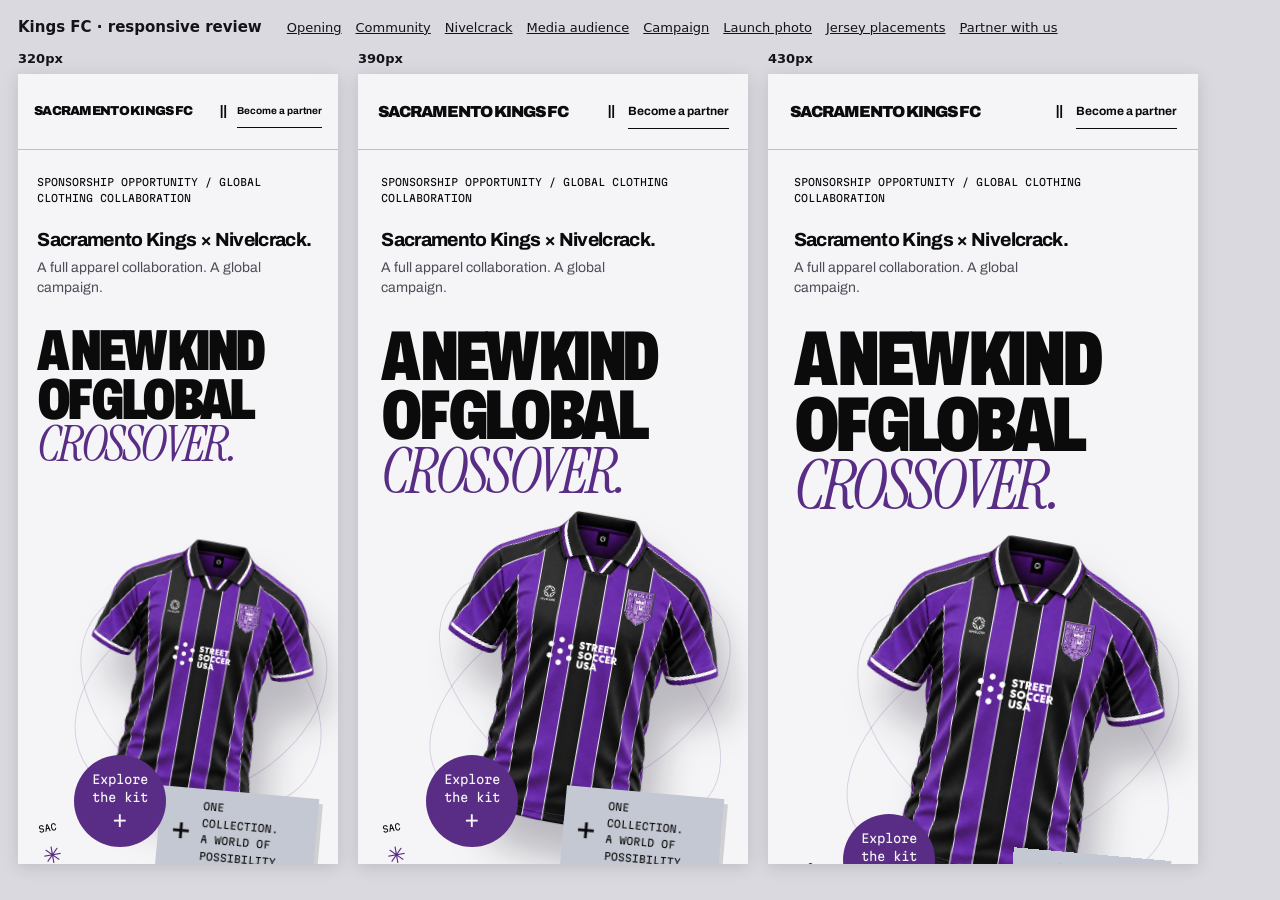
<file: docs/responsive-preview.html>
<!doctype html>
<html lang="en">
<head><meta charset="utf-8"><meta name="viewport" content="width=device-width,initial-scale=1"><meta name="robots" content="noindex,nofollow"><title>Kings FC responsive review</title>
<style>*{box-sizing:border-box}body{margin:0;padding:18px;background:#d9d9df;font:13px system-ui,sans-serif;color:#16121c}header{display:flex;align-items:center;gap:25px;margin-bottom:15px}h1{font-size:15px;margin:0}nav{display:flex;gap:14px;flex-wrap:wrap}a{color:inherit}main{display:flex;gap:20px;align-items:start}figure{margin:0}figcaption{margin-bottom:8px;font-weight:600}iframe{display:block;height:790px;border:0;background:#f5f5f7;box-shadow:0 3px 16px #0002}</style></head>
<body><header><h1>Kings FC · responsive review</h1><nav><a href="?section=home">Opening</a><a href="?section=story">Community</a><a href="?section=culture">Nivelcrack</a><a href="?section=media-audience">Media audience</a><a href="?section=launch">Campaign</a><a href="?section=launch-photo">Launch photo</a><a href="?section=kit-showcase">Jersey placements</a><a href="?section=partnership">Partner with us</a></nav></header><main><figure><figcaption>320px</figcaption><iframe id="phone-320" title="320 pixel mobile preview" width="320" src="../index.html"></iframe></figure><figure><figcaption>390px</figcaption><iframe id="phone-390" title="390 pixel mobile preview" width="390" src="../index.html"></iframe></figure><figure><figcaption>430px</figcaption><iframe id="phone-430" title="430 pixel mobile preview" width="430" src="../index.html"></iframe></figure></main><script>const sections=['home','story','culture','media-audience','launch','launch-photo','kit-showcase','partnership'];const target=new URLSearchParams(location.search).get('section');document.querySelectorAll('iframe').forEach(frame=>{frame.src='../index.html?v=20261014-4b#'+(sections.includes(target)?target:'home')});</script></body></html>
</file>
<file: assets/fonts.css>
/* vietnamese */
@font-face {
  font-family: 'Archivo';
  font-style: normal;
  font-weight: 300 900;
  font-stretch: 62% 125%;
  font-display: swap;
  src: url(./webfont-0.woff2) format('woff2');
  unicode-range: U+0102-0103, U+0110-0111, U+0128-0129, U+0168-0169, U+01A0-01A1, U+01AF-01B0, U+0300-0301, U+0303-0304, U+0308-0309, U+0323, U+0329, U+1EA0-1EF9, U+20AB;
}
/* latin-ext */
@font-face {
  font-family: 'Archivo';
  font-style: normal;
  font-weight: 300 900;
  font-stretch: 62% 125%;
  font-display: swap;
  src: url(./webfont-1.woff2) format('woff2');
  unicode-range: U+0100-02BA, U+02BD-02C5, U+02C7-02CC, U+02CE-02D7, U+02DD-02FF, U+0304, U+0308, U+0329, U+1D00-1DBF, U+1E00-1E9F, U+1EF2-1EFF, U+2020, U+20A0-20AB, U+20AD-20C4, U+2113, U+2C60-2C7F, U+A720-A7FF;
}
/* latin */
@font-face {
  font-family: 'Archivo';
  font-style: normal;
  font-weight: 300 900;
  font-stretch: 62% 125%;
  font-display: swap;
  src: url(./webfont-2.woff2) format('woff2');
  unicode-range: U+0000-00FF, U+0131, U+0152-0153, U+02BB-02BC, U+02C6, U+02DA, U+02DC, U+0304, U+0308, U+0329, U+2000-206F, U+20AC, U+2122, U+2191, U+2193, U+2212, U+2215, U+FEFF, U+FFFD;
}
/* latin-ext */
@font-face {
  font-family: 'Instrument Serif';
  font-style: italic;
  font-weight: 400;
  font-display: swap;
  src: url(./webfont-3.woff2) format('woff2');
  unicode-range: U+0100-02BA, U+02BD-02C5, U+02C7-02CC, U+02CE-02D7, U+02DD-02FF, U+0304, U+0308, U+0329, U+1D00-1DBF, U+1E00-1E9F, U+1EF2-1EFF, U+2020, U+20A0-20AB, U+20AD-20C4, U+2113, U+2C60-2C7F, U+A720-A7FF;
}
/* latin */
@font-face {
  font-family: 'Instrument Serif';
  font-style: italic;
  font-weight: 400;
  font-display: swap;
  src: url(./webfont-4.woff2) format('woff2');
  unicode-range: U+0000-00FF, U+0131, U+0152-0153, U+02BB-02BC, U+02C6, U+02DA, U+02DC, U+0304, U+0308, U+0329, U+2000-206F, U+20AC, U+2122, U+2191, U+2193, U+2212, U+2215, U+FEFF, U+FFFD;
}
/* latin-ext */
@font-face {
  font-family: 'Instrument Serif';
  font-style: normal;
  font-weight: 400;
  font-display: swap;
  src: url(./webfont-5.woff2) format('woff2');
  unicode-range: U+0100-02BA, U+02BD-02C5, U+02C7-02CC, U+02CE-02D7, U+02DD-02FF, U+0304, U+0308, U+0329, U+1D00-1DBF, U+1E00-1E9F, U+1EF2-1EFF, U+2020, U+20A0-20AB, U+20AD-20C4, U+2113, U+2C60-2C7F, U+A720-A7FF;
}
/* latin */
@font-face {
  font-family: 'Instrument Serif';
  font-style: normal;
  font-weight: 400;
  font-display: swap;
  src: url(./webfont-6.woff2) format('woff2');
  unicode-range: U+0000-00FF, U+0131, U+0152-0153, U+02BB-02BC, U+02C6, U+02DA, U+02DC, U+0304, U+0308, U+0329, U+2000-206F, U+20AC, U+2122, U+2191, U+2193, U+2212, U+2215, U+FEFF, U+FFFD;
}
/* cyrillic-ext */
@font-face {
  font-family: 'Martian Mono';
  font-style: normal;
  font-weight: 300;
  font-stretch: 100%;
  font-display: swap;
  src: url(./webfont-7.woff2) format('woff2');
  unicode-range: U+0460-052F, U+1C80-1C8A, U+20B4, U+2DE0-2DFF, U+A640-A69F, U+FE2E-FE2F;
}
/* cyrillic */
@font-face {
  font-family: 'Martian Mono';
  font-style: normal;
  font-weight: 300;
  font-stretch: 100%;
  font-display: swap;
  src: url(./webfont-8.woff2) format('woff2');
  unicode-range: U+0301, U+0400-045F, U+0490-0491, U+04B0-04B1, U+2116;
}
/* latin-ext */
@font-face {
  font-family: 'Martian Mono';
  font-style: normal;
  font-weight: 300;
  font-stretch: 100%;
  font-display: swap;
  src: url(./webfont-9.woff2) format('woff2');
  unicode-range: U+0100-02BA, U+02BD-02C5, U+02C7-02CC, U+02CE-02D7, U+02DD-02FF, U+0304, U+0308, U+0329, U+1D00-1DBF, U+1E00-1E9F, U+1EF2-1EFF, U+2020, U+20A0-20AB, U+20AD-20C4, U+2113, U+2C60-2C7F, U+A720-A7FF;
}
/* latin */
@font-face {
  font-family: 'Martian Mono';
  font-style: normal;
  font-weight: 300;
  font-stretch: 100%;
  font-display: swap;
  src: url(./webfont-10.woff2) format('woff2');
  unicode-range: U+0000-00FF, U+0131, U+0152-0153, U+02BB-02BC, U+02C6, U+02DA, U+02DC, U+0304, U+0308, U+0329, U+2000-206F, U+20AC, U+2122, U+2191, U+2193, U+2212, U+2215, U+FEFF, U+FFFD;
}
/* cyrillic-ext */
@font-face {
  font-family: 'Martian Mono';
  font-style: normal;
  font-weight: 400;
  font-stretch: 100%;
  font-display: swap;
  src: url(./webfont-7.woff2) format('woff2');
  unicode-range: U+0460-052F, U+1C80-1C8A, U+20B4, U+2DE0-2DFF, U+A640-A69F, U+FE2E-FE2F;
}
/* cyrillic */
@font-face {
  font-family: 'Martian Mono';
  font-style: normal;
  font-weight: 400;
  font-stretch: 100%;
  font-display: swap;
  src: url(./webfont-8.woff2) format('woff2');
  unicode-range: U+0301, U+0400-045F, U+0490-0491, U+04B0-04B1, U+2116;
}
/* latin-ext */
@font-face {
  font-family: 'Martian Mono';
  font-style: normal;
  font-weight: 400;
  font-stretch: 100%;
  font-display: swap;
  src: url(./webfont-9.woff2) format('woff2');
  unicode-range: U+0100-02BA, U+02BD-02C5, U+02C7-02CC, U+02CE-02D7, U+02DD-02FF, U+0304, U+0308, U+0329, U+1D00-1DBF, U+1E00-1E9F, U+1EF2-1EFF, U+2020, U+20A0-20AB, U+20AD-20C4, U+2113, U+2C60-2C7F, U+A720-A7FF;
}
/* latin */
@font-face {
  font-family: 'Martian Mono';
  font-style: normal;
  font-weight: 400;
  font-stretch: 100%;
  font-display: swap;
  src: url(./webfont-10.woff2) format('woff2');
  unicode-range: U+0000-00FF, U+0131, U+0152-0153, U+02BB-02BC, U+02C6, U+02DA, U+02DC, U+0304, U+0308, U+0329, U+2000-206F, U+20AC, U+2122, U+2191, U+2193, U+2212, U+2215, U+FEFF, U+FFFD;
}
/* cyrillic-ext */
@font-face {
  font-family: 'Martian Mono';
  font-style: normal;
  font-weight: 500;
  font-stretch: 100%;
  font-display: swap;
  src: url(./webfont-7.woff2) format('woff2');
  unicode-range: U+0460-052F, U+1C80-1C8A, U+20B4, U+2DE0-2DFF, U+A640-A69F, U+FE2E-FE2F;
}
/* cyrillic */
@font-face {
  font-family: 'Martian Mono';
  font-style: normal;
  font-weight: 500;
  font-stretch: 100%;
  font-display: swap;
  src: url(./webfont-8.woff2) format('woff2');
  unicode-range: U+0301, U+0400-045F, U+0490-0491, U+04B0-04B1, U+2116;
}
/* latin-ext */
@font-face {
  font-family: 'Martian Mono';
  font-style: normal;
  font-weight: 500;
  font-stretch: 100%;
  font-display: swap;
  src: url(./webfont-9.woff2) format('woff2');
  unicode-range: U+0100-02BA, U+02BD-02C5, U+02C7-02CC, U+02CE-02D7, U+02DD-02FF, U+0304, U+0308, U+0329, U+1D00-1DBF, U+1E00-1E9F, U+1EF2-1EFF, U+2020, U+20A0-20AB, U+20AD-20C4, U+2113, U+2C60-2C7F, U+A720-A7FF;
}
/* latin */
@font-face {
  font-family: 'Martian Mono';
  font-style: normal;
  font-weight: 500;
  font-stretch: 100%;
  font-display: swap;
  src: url(./webfont-10.woff2) format('woff2');
  unicode-range: U+0000-00FF, U+0131, U+0152-0153, U+02BB-02BC, U+02C6, U+02DA, U+02DC, U+0304, U+0308, U+0329, U+2000-206F, U+20AC, U+2122, U+2191, U+2193, U+2212, U+2215, U+FEFF, U+FFFD;
}
/* cyrillic-ext */
@font-face {
  font-family: 'Martian Mono';
  font-style: normal;
  font-weight: 600;
  font-stretch: 100%;
  font-display: swap;
  src: url(./webfont-7.woff2) format('woff2');
  unicode-range: U+0460-052F, U+1C80-1C8A, U+20B4, U+2DE0-2DFF, U+A640-A69F, U+FE2E-FE2F;
}
/* cyrillic */
@font-face {
  font-family: 'Martian Mono';
  font-style: normal;
  font-weight: 600;
  font-stretch: 100%;
  font-display: swap;
  src: url(./webfont-8.woff2) format('woff2');
  unicode-range: U+0301, U+0400-045F, U+0490-0491, U+04B0-04B1, U+2116;
}
/* latin-ext */
@font-face {
  font-family: 'Martian Mono';
  font-style: normal;
  font-weight: 600;
  font-stretch: 100%;
  font-display: swap;
  src: url(./webfont-9.woff2) format('woff2');
  unicode-range: U+0100-02BA, U+02BD-02C5, U+02C7-02CC, U+02CE-02D7, U+02DD-02FF, U+0304, U+0308, U+0329, U+1D00-1DBF, U+1E00-1E9F, U+1EF2-1EFF, U+2020, U+20A0-20AB, U+20AD-20C4, U+2113, U+2C60-2C7F, U+A720-A7FF;
}
/* latin */
@font-face {
  font-family: 'Martian Mono';
  font-style: normal;
  font-weight: 600;
  font-stretch: 100%;
  font-display: swap;
  src: url(./webfont-10.woff2) format('woff2');
  unicode-range: U+0000-00FF, U+0131, U+0152-0153, U+02BB-02BC, U+02C6, U+02DA, U+02DC, U+0304, U+0308, U+0329, U+2000-206F, U+20AC, U+2122, U+2191, U+2193, U+2212, U+2215, U+FEFF, U+FFFD;
}
</file>
<file: styles.css>
@charset "UTF-8";
:root{--paper:#f5f5f7;--ink:#0b0b0b;--purple:#592d85;--lavender:#b996ff;--silver:#c4c8d2;--line:rgba(11,11,11,.22);--display:"Archivo",Arial,sans-serif;--serif:"Instrument Serif",Georgia,serif;--mono:"Martian Mono",monospace;--ease:cubic-bezier(.2,.7,.1,1)}
*{box-sizing:border-box}html{scroll-behavior:smooth;scroll-padding-top:90px;-webkit-text-size-adjust:100%;text-size-adjust:100%}body{margin:0;background:var(--paper);color:var(--ink);font:16px/1.55 var(--display);overflow-x:clip}body:has(dialog[open]){overflow:hidden}button,input,a{-webkit-tap-highlight-color:transparent}button,a{touch-action:manipulation}button{font:inherit;color:inherit;cursor:pointer;border:0}a{color:inherit;text-decoration:none}img{display:block;max-width:100%}figure,p,h1,h2,h3,h4{margin:0}button:focus-visible,a:focus-visible,input:focus-visible{outline:3px solid #9570dd;outline-offset:5px}::selection{background:var(--silver);color:var(--ink)}[hidden]{display:none!important}.skip-link{position:fixed;top:8px;left:8px;z-index:200;padding:14px 20px;background:var(--silver);transform:translateY(-150%)}.skip-link:focus{transform:translateY(0)}
.topbar{height:92px;padding:0 4.2%;display:flex;align-items:center;justify-content:space-between;border-bottom:1px solid var(--line);position:absolute;top:0;left:0;width:100%;z-index:50}.wordmark{display:flex;gap:15px;align-items:center;font-weight:900;font-size:22px;letter-spacing:-1.1px;line-height:1}.wordmark b{font-weight:400;font-size:26px}.nivel-word{font-size:19px;font-style:italic}.nav-meta{font:11px/1.5 var(--mono);letter-spacing:.03em}.header-actions{display:flex;align-items:center;gap:24px}.nav-cta{font-weight:700;font-size:14px;border-bottom:1px solid;padding:8px 0}.motion-toggle{display:flex;align-items:center;gap:8px;background:none;font-size:12px}.motion-icon{font-size:20px;line-height:1}.chapter-nav{position:fixed;right:14px;top:50%;transform:translateY(-50%);display:flex;flex-direction:column;gap:6px;z-index:80;mix-blend-mode:difference;color:white}.chapter-nav a{position:relative;font:11px var(--mono);width:28px;height:25px;display:grid;place-items:center;opacity:.4;transition:opacity .2s}.chapter-nav a:before{content:"";width:3px;height:3px;border-radius:100%;background:currentColor;position:absolute;left:-5px;transform:scale(0)}.chapter-nav a.active{opacity:1}.chapter-nav a.active:before{transform:scale(1)}.chapter-nav a:after{content:attr(data-label);position:absolute;right:38px;white-space:nowrap;opacity:0;pointer-events:none}.chapter-nav a:hover:after,.chapter-nav a:focus-visible:after{opacity:1}.reading-progress{position:fixed;bottom:0;left:0;width:100%;height:3px;z-index:100;pointer-events:none}.reading-progress span{display:block;height:100%;width:0;background:var(--purple)}
.eyebrow,.tiny-label,.section-kicker,.format-label{font:11px/1.65 var(--mono);letter-spacing:.015em}.section{padding:38px 6% 80px}.section-kicker{display:flex;justify-content:space-between;border-top:1px solid currentColor;padding-top:15px;opacity:.75;margin-bottom:72px;gap:20px}.display{font-weight:850;font-stretch:75%;font-variation-settings:"wdth" 75,"wght" 850;font-size:clamp(52px,6.4vw,106px);letter-spacing:-.055em;line-height:.9}.display em{font-style:normal;color:var(--purple)}.serif-note{font-family:var(--serif);font-style:italic;font-weight:400;letter-spacing:-.035em;text-transform:none}.lead{font-size:20px;line-height:1.5}.small-note{font-size:12px;line-height:1.6;opacity:.63;max-width:1000px}.text-link{font-size:14px;display:inline-flex;gap:22px;align-items:center;padding:6px 0;border-bottom:1px solid currentColor}.button{min-height:55px;display:inline-flex;align-items:center;justify-content:space-between;gap:38px;padding:16px 24px;font-size:14px;font-weight:700;border:1px solid transparent;transition:background .2s,color .2s,transform .2s}.button:hover{transform:translateY(-3px)}.button.dark{background:var(--ink);color:var(--paper)}.button.dark:hover{background:var(--purple)}.button.silver{background:var(--silver);color:var(--ink)}.button.silver:hover{background:var(--paper)}.button-dot{width:8px;height:8px;border-radius:50%;background:currentColor}.button:focus-visible{outline-offset:5px}
.hero{padding:123px 6% 32px;min-height:min(950px,100svh);position:relative}.hero-topline{display:flex;justify-content:space-between;align-items:center}.hero-composition{position:relative;height:clamp(540px,43vw,720px);margin-top:36px}.hero-title{position:relative;z-index:1;font-family:var(--display);font-variation-settings:"wdth" 67,"wght" 900;font-stretch:condensed;font-weight:900;letter-spacing:-.065em;line-height:.815;font-size:clamp(100px,12vw,196px);padding-top:46px;pointer-events:none}.hero-title>span{display:block;white-space:nowrap}.hero-title>span:nth-child(2){padding-left:.35em}.hero-title>span:nth-child(3){font-size:.86em;position:relative;z-index:5;margin-top:.05em}.hero-title i{font-family:var(--serif);font-weight:400;font-style:italic;letter-spacing:-.055em;color:var(--purple)}.hero-jersey-space{position:absolute;z-index:3;right:5%;top:-36px;width:48%;height:112%;perspective:1100px}.jersey-tilt{position:relative;width:100%;height:100%;transform:rotateZ(9deg) rotateY(-9deg);transform-style:preserve-3d;will-change:transform;transition:transform .55s var(--ease);pointer-events:none}.hero-jersey{width:100%;height:100%;object-fit:contain;filter:drop-shadow(20px 35px 18px rgba(17,7,28,.25));animation:float-jersey 7s ease-in-out infinite}.hero-orbit{position:absolute;width:120%;height:50%;border:1px solid rgba(89,45,133,.18);border-radius:50%;left:-10%;top:25%;transform:rotate(-28deg);z-index:-1}.orbit-two{transform:rotate(38deg);width:102%;left:0}.garment-tag{position:absolute;right:-5%;top:33%;background:var(--silver);font:10px/1.65 var(--mono);padding:13px 20px;transform:rotate(5deg);box-shadow:4px 5px 0 rgba(0,0,0,.15);display:flex;gap:17px;align-items:center}.tag-cross{font-size:35px;line-height:1}.circle-button{width:99px;height:99px;border-radius:50%;background:var(--purple);color:var(--paper);font:11px/1.5 var(--mono);text-align:center;transition:transform .3s,background .3s}.circle-button:hover{transform:rotate(-10deg) scale(1.05);background:var(--ink)}.circle-button span{display:block;font:25px/1 var(--display)}.hero-jersey-space .circle-button{position:absolute;left:7%;bottom:5%}.hero-stamp{position:absolute;left:0;bottom:12px;font:10px/1.25 var(--mono);text-align:center;transform:rotate(-10deg)}.hero-stamp span{font-size:37px;line-height:1.25;color:var(--purple)}.hero-bottom{position:relative;z-index:5;display:grid;grid-template-columns:1.5fr 1fr 1fr;align-items:end;gap:30px;padding-top:24px;border-top:1px solid var(--line)}.hero-intro p:first-child{font-weight:750;font-size:20px;margin-bottom:6px}.hero-intro p:last-child{max-width:375px;font-size:15px;line-height:1.5}.hero-bottom .button{justify-self:center}.hero-footnote{font:10px/1.7 var(--mono);text-align:right;opacity:.55}.ticker{background:var(--ink);color:var(--paper);padding:15px 0;overflow:hidden;border-top:1px solid var(--ink)}.ticker>div{display:flex;align-items:center;gap:36px;white-space:nowrap;min-width:max-content;font-weight:850;font-size:26px;letter-spacing:-.04em;animation:ticker 40s linear infinite}.ticker span{color:var(--silver);font-size:30px}
.story{padding-bottom:45px}.story-grid{display:grid;grid-template-columns:1.1fr .85fr;gap:9%;align-items:center}.story-visual{position:relative;padding-bottom:75px;padding-right:10px}.main-photo{position:relative;transform:rotate(-3deg);background:var(--ink);box-shadow:10px 14px 0 rgba(89,45,133,.12);padding:0 0 12px}.main-photo img{width:100%;aspect-ratio:1.13;object-fit:cover;filter:grayscale(1);object-position:50% 50%}.main-photo figcaption{font:10px var(--mono);color:var(--paper);padding:14px 14px 0}.snapshot{position:absolute;right:-25px;bottom:10px;width:48%;background:#fff;padding:8px 8px 14px;transform:rotate(8deg);box-shadow:0 15px 25px #0002}.snapshot img{width:100%;aspect-ratio:1.25;object-fit:cover}.snapshot figcaption{font:8px var(--mono);padding-top:12px;text-align:center}.photo-tape{position:absolute;left:-10px;bottom:52px;font:italic 40px/1 var(--serif);transform:rotate(-8deg);background:var(--silver);padding:9px 15px}.story-copy .display{margin-bottom:30px}.story-copy>p+p{font-size:16px;margin-top:18px;max-width:420px;opacity:.75}.story-copy .text-link{margin-top:22px}.impact-line{margin-top:75px;border-top:1px solid var(--line);display:grid;grid-template-columns:1.3fr repeat(3,1fr);gap:25px;padding-top:27px;align-items:center}.impact-line>span:not(:first-child){font-family:var(--serif);font-size:clamp(26px,3vw,42px);font-style:italic;letter-spacing:-.03em}
.culture{background:var(--purple);color:var(--paper);padding-bottom:85px}.culture .section-kicker{opacity:.65}.culture-heading{display:flex;justify-content:space-between;align-items:end;gap:40px}.culture-heading .display{font-size:clamp(50px,6.2vw,100px)}.culture-heading .serif-note{display:block;margin-top:8px;font-size:.73em;color:var(--silver)}.culture-heading p{font-size:17px;line-height:1.55;padding-bottom:6px}.partner-roles{display:grid;grid-template-columns:repeat(3,1fr);gap:42px;margin-top:68px}.partner-roles article{border-top:1px solid #ffffff45;padding-top:18px;position:relative}.role-number{position:absolute;right:0;top:20px;font:10px var(--mono);opacity:.5}.partner-roles h3{font-size:23px;line-height:1.15;letter-spacing:-.03em;margin:15px 0}.partner-roles p{font-size:15px;opacity:.75;line-height:1.6}.culture-gallery{display:grid;grid-template-columns:1.2fr .85fr .7fr;align-items:center;gap:24px;margin-top:60px}.culture-photo{background:var(--ink);padding:9px;box-shadow:10px 14px 0 #0002}.culture-photo img{width:100%;aspect-ratio:1;object-fit:cover}.culture-photo-main{transform:rotate(-4deg);z-index:1}.culture-photo-second{transform:rotate(5deg);margin-left:-35px;z-index:2}.culture-photo-second img{aspect-ratio:.85}.culture-photo figcaption{font:9px/1.4 var(--mono);padding:13px 3px 5px}.culture-proof{padding-left:12px}.culture-proof>.eyebrow{font-size:9px;opacity:.7}.brand-list{display:flex;flex-direction:column;gap:16px;font-weight:850;font-size:clamp(20px,2vw,30px);letter-spacing:-.03em;line-height:1.15;margin:24px 0}.culture-proof .small-note{font-size:11px}
.world{background:#101011;color:var(--paper);padding-bottom:45px}.world .display em{color:var(--lavender)}.world-top{display:grid;grid-template-columns:.95fr 1.05fr;align-items:center;gap:20px;margin-bottom:60px}.world-copy .lead{font-size:18px;max-width:405px;margin-top:26px;opacity:.7}.world-controls{display:flex;gap:7px;margin-top:28px;flex-wrap:wrap}.world-controls button{padding:9px 13px;border:1px solid #ffffff38;background:none;font-size:13px;color:var(--paper);transition:.2s}.world-controls button.active{background:var(--lavender);border-color:var(--lavender);color:var(--ink)}.world-controls button:hover{border-color:var(--lavender)}.globe-description{min-height:107px;padding-top:20px;max-width:375px}.globe-description>span{font:10px var(--mono);color:var(--lavender)}.globe-description>p{font-size:14px;margin-top:8px;color:#bcc0c8}.globe-wrap{height:600px;position:relative;max-width:100%}#globe{width:100%;height:100%;display:block;touch-action:pan-y}.globe-caption{position:absolute;bottom:8px;left:10px;font:9px/1.7 var(--mono);opacity:.6}.globe-index{position:absolute;top:5px;right:0;font:9px/1.65 var(--mono);text-align:right;opacity:.5}.talent-heading{display:flex;justify-content:space-between;align-items:center;border-top:1px solid #ffffff40;padding-top:32px;gap:30px}.talent-heading h3{font-family:var(--serif);font-size:41px;font-weight:400;font-style:italic;line-height:1.15;margin-top:10px;letter-spacing:-.03em}.talent-heading .eyebrow{font-size:10px;color:var(--lavender)}.audience-total{display:flex;gap:17px;align-items:center}.audience-total strong{font-size:80px;line-height:1;letter-spacing:-.08em;font-weight:800}.audience-total strong span{font-size:.6em;margin-left:5px;color:var(--lavender)}.audience-total p{font:9px/1.7 var(--mono);opacity:.6}.talent-grid{display:grid;grid-template-columns:1fr 1fr;gap:28px;margin:30px 0 18px}.talent-card{border:1px solid #ffffff2b;display:grid;grid-template-columns:88px 1fr auto;gap:18px;padding:24px 20px;align-items:center;background:#ffffff04;transition:background .3s,transform .3s}.talent-card:hover{background:#ffffff09;transform:translateY(-4px)}.profile-picture{width:88px;height:88px;border-radius:50%;overflow:hidden;position:relative;filter:grayscale(1)}.profile-picture img{position:absolute;max-width:none}.cisse img{width:420px;left:-15px;top:-59px}.marco img{width:430px;left:-14px;top:-51px}.talent-card .eyebrow{font-size:8px;opacity:.5}.talent-card h4{font-size:27px;line-height:.95;font-weight:850;letter-spacing:-.045em;margin-top:10px}.talent-handle{font-size:10px;margin-top:8px;opacity:.5}.talent-count{font-size:32px;font-weight:750;line-height:1;letter-spacing:-.06em}.talent-count span{display:block;font:8px var(--mono);letter-spacing:0;opacity:.5;margin-top:10px}.world>.small-note{font-size:11px;max-width:980px}.media-strip{border-top:1px solid #ffffff26;display:flex;align-items:center;justify-content:space-between;gap:24px;margin-top:45px;padding-top:25px}.media-strip>span:not(:first-child){font-size:clamp(15px,1.8vw,25px);font-weight:850;letter-spacing:-.04em}.media-strip>span:first-child{font-size:9px;opacity:.55}.media-note{margin-top:15px}
.launch{padding-bottom:55px}.launch-head{display:flex;justify-content:space-between;align-items:end;gap:40px;margin-bottom:40px}.launch-head .display{font-size:clamp(47px,5.4vw,90px)}.launch-head p{font-size:16px;max-width:330px}.launch-stage{overflow:hidden;background:#171217;color:var(--paper)}.launch-scene{position:relative;min-height:560px;isolation:isolate}.launch-scene>img{width:100%;height:100%;position:absolute;object-fit:cover;filter:saturate(.55) brightness(.55);object-position:center}.launch-overlay{position:absolute;inset:0;background:linear-gradient(90deg,rgba(28,13,40,.8),rgba(28,13,40,.05))}.launch-location{position:relative;z-index:2;padding:44px}.launch-location h3{font-size:clamp(65px,8vw,132px);font-weight:850;font-variation-settings:"wdth" 75,"wght" 850;line-height:.86;letter-spacing:-.06em;margin:72px 0 28px}.launch-location .eyebrow{color:var(--silver)}.launch-pill{display:inline-block;font:9px/1.6 var(--mono);padding:10px 13px;border:1px solid #fff7}.launch-cross{position:absolute;right:38px;top:25px;font-size:75px;line-height:1;font-weight:300;color:var(--silver)}.launch-image-note{display:flex;flex-wrap:wrap;justify-content:space-between;gap:8px 24px;padding:18px 25px;border-top:1px solid #ffffff26;font:12px/1.6 var(--mono);color:#d7d0de;background:#211929}.launch-image-note>span{min-width:0;overflow-wrap:anywhere}.launch-image-note>span:last-child{font-family:var(--display);font-size:13px;opacity:.8}.launch-beats{display:grid;grid-template-columns:repeat(3,1fr);gap:32px;margin-top:40px}.launch-beats article{border-top:1px solid var(--line);padding-top:18px}.launch-beats span{font:10px var(--mono);color:var(--purple)}.launch-beats h4{font-size:20px;letter-spacing:-.025em;margin:13px 0 10px;line-height:1.2}.launch-beats p{font-size:15px;line-height:1.55;opacity:.7;max-width:330px}.launch>.small-note{margin-top:30px}
.value{background:#e8e9ed;padding-bottom:55px}.value-heading{display:flex;justify-content:space-between;align-items:end;gap:25px;margin-bottom:40px}.value-heading .display{font-size:clamp(45px,5.2vw,85px)}.value-heading p{font-size:16px;max-width:300px}.value-tabs{display:flex;gap:0;border-bottom:1px solid var(--line)}.value-tabs button{background:none;font-size:14px;text-align:left;padding:20px 28px 18px 0;margin-right:28px;border-bottom:3px solid transparent;transition:border-color .2s}.value-tabs button[aria-selected=true]{font-weight:750;border-color:var(--purple);color:var(--purple)}.value-panel{padding-top:33px;min-height:500px;animation:panel-in .35s var(--ease)}.deliverable-grid{display:grid;grid-template-columns:repeat(4,1fr);gap:18px}.deliverable{border:1px solid #0b0b0b2b;min-height:400px;padding:24px 21px 20px;position:relative;overflow:hidden;display:flex;flex-direction:column}.deliverable-no{font-size:65px;line-height:1;letter-spacing:-.08em;font-weight:850;color:var(--purple);margin-bottom:15px}.format-label{font-size:8px;opacity:.65}.deliverable h3{font-size:24px;letter-spacing:-.03em;line-height:1.1;margin:20px 0 15px}.deliverable p{font-size:14px;line-height:1.55;max-width:245px;opacity:.75;position:relative;z-index:2}.format-frame{border:1px solid var(--purple);position:relative;display:flex;flex-direction:column;align-items:center;justify-content:center;margin-top:30px;align-self:flex-end;color:var(--purple);opacity:.55;transform:rotate(-9deg)}.format-frame>span:first-child{font:8px var(--mono);position:absolute;top:7px;left:7px}.format-frame>span:last-child{font-size:40px;line-height:1}.format-wide{width:122px;height:69px}.format-square{width:74px;height:92px;transform:rotate(8deg)}.format-tall{width:55px;height:98px;transform:rotate(-8deg)}.format-photo{width:109px;height:77px;transform:rotate(10deg)}.value-panel>.small-note{margin-top:22px}.presence-grid{display:grid;grid-template-columns:1fr 1fr;gap:100px;padding:10px 0}.presence-grid>div{position:relative}.presence-grid h3{font-size:50px;letter-spacing:-.055em;line-height:1.05;font-weight:800}.presence-grid h3 em{font-family:var(--serif);font-weight:400;color:var(--purple)}.presence-grid p{margin-top:18px;max-width:400px;font-size:16px}.presence-grid .button{margin-top:27px}.big-x{position:absolute;top:-55px;right:30px;color:var(--purple);font-size:145px;font-weight:300;opacity:.15}.presence-list{list-style:none;padding:0;margin:0}.presence-list li{display:flex;gap:25px;border-bottom:1px solid var(--line);padding:20px 0}.presence-list li>span{font:11px var(--mono);color:var(--purple);padding-top:4px}.presence-list h4{font-size:22px;letter-spacing:-.035em}.presence-list p{font-size:15px;opacity:.7;margin-top:7px}.measurement-grid{display:grid;grid-template-columns:repeat(3,1fr);gap:35px;padding-top:20px}.measurement-grid article{border-top:1px solid var(--line);padding-top:20px}.measurement-grid article>span{font:10px var(--mono);color:var(--purple)}.measurement-grid h3{font-size:35px;line-height:1.05;letter-spacing:-.04em;margin:30px 0 20px}.measurement-grid p{font-size:16px;opacity:.7;max-width:330px}.measurement-note{margin-top:55px;border-top:1px solid var(--line);padding-top:25px}.measurement-note strong{font-size:20px;letter-spacing:-.02em}.measurement-note p{font-size:14px;margin-top:9px;opacity:.6}
.partnership{background:var(--purple);color:var(--paper);position:relative;overflow:hidden;padding-bottom:38px}.partnership:before{content:"×";position:absolute;right:-45px;bottom:40px;font-size:750px;line-height:.9;font-weight:250;color:#fff;opacity:.03;pointer-events:none}.closing-kicker{font:11px var(--mono);color:var(--silver);display:block;margin-bottom:30px}.partnership .display{font-size:clamp(58px,7.8vw,125px);position:relative;z-index:1}.partnership .display em{color:var(--silver)}.closing-bottom{margin-top:55px;display:flex;justify-content:space-between;align-items:end;gap:40px}.closing-bottom p{font-family:var(--serif);font-size:38px;line-height:1.2;letter-spacing:-.025em}.closing-bottom p span{font-style:italic;color:var(--silver)}.closing-bottom .button{min-width:330px}.closing-steps{display:flex;justify-content:space-between;gap:20px;border-top:1px solid #ffffff38;margin-top:64px;padding-top:22px;font:10px/1.7 var(--mono);opacity:.7}.footer{background:var(--ink);color:var(--paper);display:flex;justify-content:space-between;gap:30px;align-items:center;padding:37px 6%}.vessel-mark{font-size:25px;font-weight:850;line-height:.85;letter-spacing:-.06em;position:relative;padding-right:34px}.vessel-mark>span{position:absolute;right:0;bottom:-1px;font-size:31px;color:var(--silver)}.footer>div{font:9px/1.9 var(--mono);opacity:.6}.footer .footer-actions{display:flex;flex-direction:column;align-items:end;gap:9px;opacity:1}.footer-actions button{background:none;font:11px var(--display);border-bottom:1px solid #fff5;padding:0 0 3px}.footer-actions a{font:11px var(--display);opacity:.65}
dialog{border:0;padding:0;background:var(--paper);color:var(--ink);max-height:90svh;max-width:calc(100vw - 32px);box-shadow:0 30px 120px #0005}dialog::backdrop{background:rgba(11,7,18,.8);backdrop-filter:blur(8px)}.dialog-top{display:flex;justify-content:space-between;align-items:center;gap:20px;padding:20px 30px;border-bottom:1px solid var(--line)}.dialog-close{background:none;font-size:35px;width:42px;height:42px;line-height:1;flex-shrink:0}.jersey-dialog{width:1120px}.jersey-dialog-grid{display:grid;grid-template-columns:1.15fr 1fr;gap:15px;padding:30px}.kit-preview{background:#e4e5e9;padding:20px;align-self:start}.kit-flat{position:relative;transform:perspective(1000px) rotateY(-8deg);transition:transform .4s}.kit-flat img{width:100%;mix-blend-mode:multiply}.sponsor-placement{position:absolute;left:28.2%;width:43%;top:45%;text-align:center;color:#fff;line-height:1.1;pointer-events:none}.sponsor-placement>span{display:block;font-family:var(--display);font-size:clamp(15px,2.3vw,30px);font-weight:850;letter-spacing:-.03em;line-height:.98;overflow-wrap:anywhere;max-height:100px}.sponsor-placement small{display:block;font-size:clamp(6px,.7vw,9px);letter-spacing:.045em;margin-top:13px;font-weight:650;line-height:1.5}.sponsor-placement small b{font-size:.75em;letter-spacing:.17em}.kit-view-buttons{display:flex;gap:8px;justify-content:center;margin-top:20px}.kit-view-buttons button{border:1px solid var(--line);background:none;font-size:13px;padding:8px 20px}.kit-view-buttons .active{background:var(--ink);color:var(--paper)}.kit-details{padding:15px 25px 20px}.kit-details h2{font-size:47px;line-height:1;letter-spacing:-.05em;margin:22px 0 30px}.kit-details h2 em{font-family:var(--serif);font-weight:400;color:var(--purple)}.kit-details label{font-size:13px;display:block;margin:20px 0 8px}.kit-details input{width:100%;border:1px solid #0004;background:transparent;padding:13px 12px;font:16px var(--display);border-radius:0}.kit-details>p{font-size:15px;margin-top:20px}.kit-details>.small-note{font-size:12px}.sources-dialog{width:800px}.dialog-top h2{font-size:26px;letter-spacing:-.04em}.sources-content{padding:5px 30px 30px;font-size:15px;line-height:1.65}.sources-content h3{margin:26px 0 10px;font-size:18px}.sources-content ul{padding-left:20px}.sources-content li{margin:10px 0}.sources-content a{border-bottom:1px solid #592d8580;color:var(--purple)}.sources-content p+p{margin-top:15px}
.reveal{transition:opacity .7s var(--ease),translate .7s var(--ease)}.js-ready .reveal:not(.is-visible){opacity:0;translate:0 24px}.paused *,.paused *:before,.paused *:after{animation-play-state:paused!important}.paused .jersey-tilt{transform:rotateZ(7deg)!important}.paused .reveal{transition:none}.paused .reveal:not(.is-visible){opacity:1;translate:0 0}@keyframes float-jersey{0%,100%{transform:translateY(0) rotate(-1deg)}50%{transform:translateY(-13px) rotate(1deg)}}@keyframes ticker{to{transform:translateX(-50%)}}@keyframes panel-in{from{opacity:0;transform:translateY(7px)}to{opacity:1;transform:translateY(0)}}
@media(min-width:1650px){.hero-composition{height:730px}.hero{min-height:1000px}.section,.hero{padding-left:8%;padding-right:8%}.hero-title{font-size:200px}.hero-jersey-space{width:49%;right:4%}.display{font-size:110px}}
@media(max-width:1100px){.nav-meta{display:none}.hero{min-height:auto}.hero-composition{height:520px}.hero-title{font-size:12vw;padding-top:80px}.hero-jersey-space{width:54%;right:0;top:-10px;height:105%}.garment-tag{right:-2%;top:25%;font-size:8px;padding:10px 14px}.hero-intro p:first-child{font-size:18px}.hero-intro p:last-child{font-size:14px}.hero-footnote{font-size:8px}.hero-bottom{grid-template-columns:1.25fr 1fr .8fr}.section-kicker{margin-bottom:55px}.story-grid{gap:7%}.story-copy .lead{font-size:18px}.culture-gallery{grid-template-columns:1.1fr .85fr .7fr;gap:18px}.culture-proof{padding:0}.brand-list{font-size:20px}.world-top{grid-template-columns:1fr 1fr;gap:0}.globe-wrap{height:480px}.talent-card{grid-template-columns:65px 1fr;gap:14px;padding:20px 16px}.profile-picture{width:65px;height:65px}.cisse img{width:310px;left:-11px;top:-44px}.marco img{width:316px;left:-10px;top:-38px}.talent-count{grid-column:2;font-size:27px;display:flex;gap:12px;align-items:center}.talent-count span{margin:0}.talent-card .eyebrow{font-size:7px}.launch-head,.value-heading{display:block}.launch-head p,.value-heading p{margin-top:25px;max-width:700px}.deliverable-grid{gap:12px}.deliverable{padding:20px 16px;min-height:420px}.format-label{font-size:7px}.deliverable h3{font-size:22px}.deliverable p{font-size:14px}.value-panel{min-height:500px}.presence-grid{gap:50px}.presence-grid h3{font-size:43px}.section{padding-bottom:65px}.closing-bottom .button{min-width:290px}.chapter-nav{right:8px}}
@media(max-width:760px){html{scroll-padding-top:24px}.topbar{height:76px;padding:0 6%}.wordmark{font-size:17px;gap:9px;letter-spacing:-.07em}.wordmark .nivel-word{font-size:14px}.wordmark b{font-size:21px}.header-actions{gap:16px}.nav-cta{font-size:11px}.motion-label{display:none}.motion-toggle{padding:5px 0}.motion-icon{font-size:18px}.chapter-nav{display:none}.hero{padding-top:100px;padding-bottom:28px}.hero-topline .eyebrow{font-size:8px}.hero-topline>.eyebrow:last-child{display:none}.hero-composition{height:660px;margin-top:25px}.hero-title{font-size:18.1vw;padding-top:7px;line-height:.84}.hero-title>span:nth-child(2){padding-left:0}.hero-title>span:nth-child(3){font-size:.86em;margin-top:0}.hero-jersey-space{width:82%;right:1%;top:153px;height:465px}.jersey-tilt{transform:rotateZ(10deg)}.garment-tag{top:33%;right:-7%;font-size:8px;padding:9px 13px;gap:10px}.tag-cross{font-size:28px}.hero-orbit{width:116%;height:45%;left:-8%;top:35%}.hero-jersey-space .circle-button{left:-5%;bottom:7%;width:81px;height:81px;font-size:9px}.hero-stamp{left:0;bottom:38px;font-size:9px}.hero-stamp span{font-size:30px}.hero-bottom{grid-template-columns:1fr auto;gap:20px;padding-top:20px}.hero-intro{grid-column:1/-1}.hero-intro p:first-child{font-size:20px}.hero-intro p:last-child{font-size:15px;max-width:100%}.hero-bottom .button{justify-self:start;min-height:48px;padding:13px 17px;gap:20px;font-size:12px}.hero-footnote{font-size:7px;max-width:150px;justify-self:end}.ticker{padding:11px 0}.ticker>div{font-size:20px;gap:24px}.ticker span{font-size:25px}.section{padding:28px 6% 50px}.section-kicker{font-size:8px;gap:20px;margin-bottom:45px;padding-top:12px}.section-kicker>span:last-child{text-align:right;max-width:50%}.display{font-size:15vw;letter-spacing:-.06em;line-height:.88}.story-grid{grid-template-columns:1fr;gap:30px}.story-copy{grid-row:1}.story-copy .display{font-size:17vw;margin-bottom:24px}.story-copy .lead{font-size:18px}.story-copy>p+p{font-size:16px}.story-copy .text-link{margin-top:18px}.story-visual{padding-right:18px;margin-top:12px;padding-bottom:60px}.main-photo img{aspect-ratio:1.1}.snapshot{right:0;width:45%;bottom:0}.snapshot figcaption{font-size:6px}.photo-tape{font-size:30px;left:0;bottom:33px}.impact-line{margin-top:35px;grid-template-columns:repeat(3,1fr);gap:12px;padding-top:20px}.impact-line .tiny-label{grid-column:1/-1;font-size:8px;margin-bottom:8px}.impact-line>span:not(:first-child){font-size:25px}.culture-heading{display:block}.culture-heading .display{font-size:13vw}.culture-heading p{font-size:16px;margin-top:24px}.partner-roles{gap:20px;margin-top:35px;grid-template-columns:1fr}.partner-roles article{padding:12px 0 0;display:grid;grid-template-columns:1fr 1.1fr;gap:20px}.partner-roles h3{font-size:18px;margin:5px 0;max-width:120px}.partner-roles p{font-size:14px;margin-top:3px}.role-number{right:auto;left:-10px;top:18px;opacity:0}.culture-gallery{grid-template-columns:1fr 1fr;gap:0;margin-top:40px}.culture-photo-main{margin-right:-20px}.culture-photo-second{margin-left:0}.culture-photo figcaption{font-size:7px;padding-top:10px}.culture-proof{grid-column:1/-1;margin-top:35px;display:block}.culture-proof .brand-list{flex-direction:row;justify-content:space-between;flex-wrap:wrap;gap:15px;font-size:19px;margin:18px 0}.culture-proof .small-note{font-size:11px}.world-top{grid-template-columns:1fr;margin-bottom:35px}.world-copy .display{font-size:18vw}.world-copy .lead{font-size:18px;max-width:95%}.world-controls{margin-top:23px;gap:8px}.world-controls button{font-size:13px;padding:10px 14px}.globe-description{min-height:100px;max-width:100%}.globe-wrap{height:390px;margin-top:-10px}.globe-caption{font-size:7px;left:0;bottom:0}.globe-index{font-size:8px;top:0}.talent-heading{display:block;padding-top:26px}.talent-heading h3{font-size:33px;max-width:250px}.talent-heading .eyebrow{font-size:8px}.audience-total{margin-top:22px;gap:20px}.audience-total strong{font-size:78px}.audience-total p{font-size:8px}.talent-grid{grid-template-columns:1fr;gap:12px;margin-top:25px}.talent-card{grid-template-columns:64px 1fr auto;gap:16px;padding:20px 17px}.talent-card h4{font-size:26px}.talent-card .eyebrow{font-size:6px}.talent-count{grid-column:auto;display:block;font-size:28px}.talent-count span{font-size:7px;margin-top:8px}.talent-handle{font-size:9px}.media-strip{display:grid;grid-template-columns:repeat(2,1fr);gap:18px;margin-top:30px}.media-strip>.tiny-label{grid-column:1/-1;font-size:8px}.media-strip>span:not(:first-child){font-size:23px}.media-strip .tiny-label br{display:none}.world>.small-note{font-size:10px}.launch-head .display{font-size:12.5vw}.launch-head p{font-size:16px;margin-top:24px}.launch-stage{margin:0 -6.8%}.launch-scene{min-height:440px}.launch-location{padding:25px}.launch-location h3{font-size:21vw;margin-top:83px}.launch-pill{font-size:7px;padding:9px 10px;max-width:285px}.launch-cross{font-size:55px;right:25px;top:22px}.launch-image-note{flex-direction:column;align-items:flex-start;padding:18px 25px;gap:6px;text-align:left}.launch-location .eyebrow{font-size:8px}.launch-beats{grid-template-columns:1fr;gap:25px;margin-top:30px}.launch-beats h4{font-size:22px}.launch-beats p{max-width:100%;font-size:16px}.launch-beats span{font-size:9px}.launch .small-note{font-size:11px}.value-heading .display{font-size:12vw}.value-heading p{font-size:16px;margin-top:23px}.value-tabs{justify-content:space-between}.value-tabs button{font-size:11px;padding:15px 0;margin:0;max-width:31%}.value-panel{min-height:0;padding-top:25px}.deliverable-grid{grid-template-columns:1fr 1fr;gap:12px}.deliverable{padding:17px 15px;min-height:365px}.deliverable-no{font-size:58px;margin-bottom:12px}.format-label{font-size:6px;line-height:1.7}.deliverable h3{font-size:21px;line-height:1.05;margin:17px 0 13px}.deliverable p{font-size:14px;line-height:1.5}.format-frame{margin-top:25px}.format-wide{width:100px;height:58px}.format-square{width:58px;height:73px}.format-tall{width:44px;height:79px}.format-photo{width:89px;height:62px}.value-panel>.small-note{font-size:11px}.presence-grid{grid-template-columns:1fr;gap:25px}.presence-grid h3{font-size:42px}.presence-grid p{font-size:16px}.presence-list li{padding:20px 0}.big-x{top:-20px;right:0;font-size:120px}.measurement-grid{grid-template-columns:1fr;gap:25px;padding-top:0}.measurement-grid h3{font-size:36px;margin:20px 0 13px}.measurement-grid p{max-width:100%}.measurement-note{margin-top:32px}.partnership .display{font-size:12.7vw;line-height:.94}.closing-kicker{font-size:7px;line-height:1.7;margin-bottom:25px}.closing-bottom{display:block;margin-top:32px}.closing-bottom p{font-size:33px}.closing-bottom .button{margin-top:35px;min-width:0;width:100%;font-size:14px}.closing-steps{display:flex;flex-direction:column;gap:15px;margin-top:38px;padding-top:22px;font-size:9px}.footer{padding:30px 6%;flex-wrap:wrap;gap:30px}.footer>div:nth-child(2){font-size:7px;max-width:170px;text-align:right}.vessel-mark{font-size:23px}.footer .footer-actions{width:100%;flex-direction:row;justify-content:space-between;gap:20px}.footer-actions button,.footer-actions a{font-size:11px}.jersey-dialog-grid{grid-template-columns:1fr;padding:18px;gap:10px}.dialog-top{padding:14px 20px}.dialog-top>.eyebrow{font-size:8px}.kit-preview{padding:15px}.kit-flat{max-width:440px;margin:auto}.sponsor-placement>span{font-size:25px}.sponsor-placement small{font-size:8px}.kit-details{padding:15px 5px}.kit-details h2{font-size:41px;margin:17px 0 24px}.kit-details .eyebrow{font-size:9px}.dialog-top h2{font-size:22px}.sources-content{padding:0 22px 25px;font-size:14px}}
@media(max-width:390px){.hero-composition{height:598px}.hero-jersey-space{top:136px;height:420px}.nav-cta{font-size:10px}.header-actions{gap:12px}.hero-intro p:first-child{font-size:18px}.hero-footnote{font-size:6px}.garment-tag{font-size:7px}.talent-card{gap:12px;padding:18px 13px}.talent-count{font-size:25px}.talent-card h4{font-size:24px}.globe-wrap{height:340px}.deliverable{padding:16px 12px}.deliverable h3{font-size:20px}.deliverable p{font-size:13px}.sponsor-placement>span{font-size:22px}}
@media(prefers-reduced-motion:reduce){html{scroll-behavior:auto}*,*:before,*:after{animation:none!important;transition:none!important}.js-ready .reveal:not(.is-visible){opacity:1;translate:0 0}.jersey-tilt{transform:rotateZ(7deg)!important}}
@media print{.topbar,.chapter-nav,.motion-toggle,.reading-progress,.footer-actions,.button,.hero-jersey-space .circle-button{display:none!important}body{font-size:12pt}.hero{padding-top:30px;min-height:0}.hero-composition{height:500px}.hero-title{font-size:110px}.section{break-before:page;padding:30px}.section-kicker{margin-bottom:30px}.reveal{opacity:1!important;translate:0 0!important}.world,.culture,.partnership{-webkit-print-color-adjust:exact;print-color-adjust:exact}.value-panel[hidden]{display:none!important}.hero-jersey{animation:none}.talent-card{break-inside:avoid}.launch-scene{min-height:400px}.globe-wrap{height:450px}.footer{break-before:avoid}}

/* Readable captions and controls at every viewport. */
body .eyebrow,body .tiny-label,body .section-kicker,body .format-label,body .small-note,body .culture-proof .eyebrow,body .culture-proof .small-note,body .talent-heading .eyebrow,body .talent-card .eyebrow,body .world>.small-note,body .globe-description>span,body .globe-caption,body .globe-index,body .hero-footnote,body .main-photo figcaption,body .snapshot figcaption,body .culture-photo figcaption,body .talent-handle,body .talent-count span,body .audience-total p,body .media-strip>.tiny-label,body .launch-beats span,body .launch-pill,body .launch-image-note,body .measurement-grid article>span,body .closing-kicker,body .closing-steps,body .footer>div,body .kit-details .small-note{font-size:12px}
body .nav-cta,body .motion-toggle,body .world-controls button,body .value-tabs button,body .kit-view-buttons button,body .footer-actions button,body .footer-actions a,body .kit-details label{font-size:14px}
body .partner-roles p,body .deliverable p,body .launch-beats p,body .presence-list p,body .kit-details>p{font-size:16px}
body .garment-tag{font-size:12px}body .circle-button{font-size:12px}body .chapter-nav a{font-size:12px;width:32px;height:30px}body .small-note{opacity:.75}
body .format-label{line-height:1.6}body .talent-card .eyebrow{line-height:1.5}body .talent-card{grid-template-columns:74px 1fr auto}body .profile-picture{width:74px;height:74px}body .cisse img{width:352px;left:-13px;top:-50px}body .marco img{width:358px;left:-12px;top:-43px}
@media(max-width:1100px){body .talent-card{grid-template-columns:65px 1fr}body .talent-card .eyebrow{max-width:190px}body .talent-count{grid-column:2}body .hero-topline>.eyebrow:last-child{font-size:10px}body .hero-footnote{font-size:10px}}
@media(max-width:760px){body .topbar{padding:0 5%}body .wordmark{font-size:16px}body .wordmark .nivel-word{font-size:13px}body .nav-cta{font-size:12px}body .header-actions{gap:12px}body .section-kicker{font-size:12px;line-height:1.6}body .hero-composition{height:640px}body .garment-tag{font-size:10px;right:-3%;max-width:158px}body .hero-jersey-space .circle-button{width:92px;height:92px;font-size:12px}body .hero-footnote{font-size:10px;max-width:150px}body .snapshot figcaption{font-size:10px}body .culture-photo figcaption{font-size:10px}body .culture-proof .brand-list{justify-content:flex-start;column-gap:24px}body .talent-card{grid-template-columns:74px 1fr;gap:16px}body .talent-count{grid-column:2;display:flex;gap:15px;align-items:center}body .talent-count span{margin:0}body .talent-card .eyebrow{max-width:none}body .globe-caption{font-size:10px}body .globe-index{font-size:10px}body .launch-pill{font-size:10px}body .launch-image-note{font-size:11px;max-width:none}body .launch-scene{min-height:475px}body .value-tabs button{font-size:13px;line-height:1.5}body .deliverable-grid{grid-template-columns:1fr 1fr}body .deliverable{min-height:430px;padding:20px 16px}body .format-label{font-size:12px}body .deliverable h3{font-size:23px}body .closing-kicker{font-size:12px;line-height:1.7}body .closing-steps{font-size:12px}body .footer>div:nth-child(2){font-size:10px;max-width:170px}body .footer-actions button,body .footer-actions a{font-size:12px}}
@media(max-width:420px){body .deliverable-grid{grid-template-columns:1fr}body .deliverable{min-height:0;padding:24px;display:grid;grid-template-columns:1fr 90px;column-gap:15px}body .deliverable-no{grid-row:1;grid-column:1;font-size:70px}body .format-label{grid-column:1/-1;grid-row:2}body .deliverable h3{grid-column:1/-1;grid-row:3;font-size:29px}body .deliverable p{grid-column:1/-1;grid-row:4;max-width:none}body .format-frame{grid-column:2;grid-row:1;align-self:center;margin:0}body .hero-composition{height:600px}}

/* Quiet collaborator credit, with the project leading. */
body .vessel-mark{font:11px/1.4 var(--display);letter-spacing:0;padding:0;font-weight:400;opacity:.35}body .footer{padding-top:25px;padding-bottom:25px}body .vessel-mark:hover{opacity:.7}

/* The photo caption follows the image in normal flow at every width. */
.story-nonprofit{display:block;color:var(--purple);margin-bottom:20px}
.launch-location{min-width:0}
.launch-pill{max-width:100%;overflow-wrap:anywhere}
.launch-image-note{position:static;max-width:none}
@media(max-width:760px){.launch-location{padding:28px 25px 36px}.launch-location h3{font-size:clamp(58px,19vw,118px);margin:72px 0 30px}.launch-pill{max-width:100%;line-height:1.8}.launch-cross{pointer-events:none}}
@media(max-width:380px){body .wordmark{font-size:14px;gap:6px}body .wordmark .nivel-word{font-size:11px}body .header-actions{gap:8px}}

/* Kings palette and a closer look at the shirt. */
.hero-topline>.eyebrow:first-child{max-width:65%;line-height:1.6}
.kit-showcase{display:grid;grid-template-columns:1.1fr 1fr;background:#101011;color:var(--paper);margin-top:64px;border:1px solid #ffffff26;overflow:hidden}
.kit-showcase-visual{position:relative;min-width:0;background:radial-gradient(ellipse at 50% 45%,#592d8566,transparent 65%);padding-bottom:24px}
.kit-watermark{overflow:hidden;position:absolute;inset:45px 25px auto;font:900 clamp(90px,13vw,210px)/.8 var(--display);letter-spacing:-.07em;color:transparent;-webkit-text-stroke:1px #ffffff12;pointer-events:none}
.kit-spotlight{height:550px;overflow:hidden;position:relative}
.kit-spotlight img{width:100%;height:100%;object-fit:contain;transform:rotate(-7deg) scale(.94);filter:drop-shadow(0 22px 25px #0005);transition:transform .8s var(--ease)}
.kit-spotlight[data-focus="crest"] img{transform:scale(1.85) translateY(24%)}
.kit-spotlight[data-focus="sponsor"] img{transform:scale(1.75) translateY(6%)}
.kit-focus-controls{display:flex;justify-content:center;gap:8px;position:relative;z-index:2;padding:0 16px}
.kit-focus-controls button{font-size:12px;line-height:1.4;padding:12px 13px;min-height:44px;background:#171217;border:1px solid #ffffff40;color:var(--silver)}
.kit-focus-controls button[aria-pressed="true"]{background:var(--silver);border-color:var(--silver);color:var(--ink)}
.kit-showcase-copy{align-self:center;min-width:0;padding:45px 40px 45px 20px}
.kit-showcase-copy>.eyebrow{color:var(--silver);line-height:1.7}
.kit-showcase-copy h3{font:850 clamp(36px,4.5vw,74px)/.92 var(--display);font-variation-settings:"wdth" 75,"wght" 850;letter-spacing:-.055em;margin:28px 0}
.kit-showcase-copy h3 em{font-family:var(--serif);font-weight:400;color:var(--lavender)}
.kit-showcase-copy>p{font-size:18px;line-height:1.6;max-width:430px;margin-top:16px}
.kit-materials{display:flex;flex-direction:column;gap:8px;border-top:1px solid #ffffff26;padding-top:24px;margin:26px 0;font:10px/1.5 var(--mono);color:var(--silver)}
.kit-showcase-copy>.small-note{font-size:11px;margin-top:15px}
.closing-kit{display:flex;align-items:center;gap:25px;min-width:0}
.closing-kit img{width:170px;height:210px;object-fit:contain;transform:rotate(-8deg);filter:drop-shadow(12px 18px 10px #0004)}
.kit-flat{container-type:inline-size;background:#e4e5e9}
body .sponsor-placement{left:34%;width:32%;top:43%}
body .sponsor-placement>span{font-size:3cqw;line-height:1.15;max-height:none;letter-spacing:-.03em}
body .sponsor-placement small{font-size:1.7cqw;margin-top:2cqw;line-height:1.5}
@media(max-width:1100px){.kit-showcase{grid-template-columns:1fr 1fr}.kit-spotlight{height:480px}.kit-showcase-copy{padding:32px 25px}.kit-showcase-copy>p{font-size:16px}.kit-focus-controls{gap:5px}.kit-focus-controls button{font-size:11px;padding:11px 9px}.closing-kit img{width:135px;height:175px}.closing-kit{gap:18px}.closing-bottom{align-items:center}}
@media(max-width:760px){.hero-topline>.eyebrow:first-child{font-size:10px;max-width:100%;letter-spacing:0}.kit-showcase{grid-template-columns:1fr;margin:35px -6.8% 0;border-left:0;border-right:0}.kit-spotlight{height:440px}.kit-watermark{font-size:28vw;inset:35px 20px auto}.kit-showcase-copy{padding:24px 7% 34px}.kit-showcase-copy h3{font-size:clamp(42px,12vw,70px);margin:20px 0}.kit-showcase-copy>p{font-size:16px}.kit-showcase-copy>.eyebrow{font-size:10px}.kit-focus-controls button{font-size:11px;padding:12px 11px}.kit-materials{margin:23px 0}.closing-kit{gap:18px}.closing-kit img{width:105px;height:150px;flex-shrink:0}.closing-kit p{font-size:clamp(23px,6.5vw,33px)}.closing-bottom .button{margin-top:25px}}
@media(max-width:380px){.kit-spotlight{height:360px}.closing-kit{gap:12px}.closing-kit img{width:85px;height:130px}}

/* Keep the sponsor chest area clear in the hero. */
.garment-tag{top:auto;bottom:12%}
.kit-showcase-visual{overflow:hidden}
@media(max-width:760px){body .garment-tag{top:auto;bottom:0;right:0}}

@media(max-width:380px){body .topbar{gap:12px}body .wordmark{font-size:13px;gap:4px;white-space:nowrap;flex-shrink:0}body .wordmark .nivel-word{font-size:10px}body .wordmark b{font-size:18px}body .nav-cta{font-size:10px;white-space:nowrap}body .header-actions{gap:7px;flex-shrink:0}body .motion-toggle{width:14px;flex-shrink:0;justify-content:center}}

/* Introduce both collaborators before the community story. */
.collaboration-primer{display:grid;grid-template-columns:1fr auto 1fr;gap:38px;align-items:center;border-top:1px solid var(--line);padding:28px 0 5px;margin-top:32px}
.collaboration-primer>div{min-width:0}
.collaboration-primer .eyebrow{color:var(--purple);font-size:10px;line-height:1.5}
.collaboration-primer h2{font-size:25px;line-height:1.15;letter-spacing:-.035em;margin:10px 0}
.collaboration-primer p{font-size:15px;line-height:1.6;max-width:470px}
.primer-cross{font-size:48px;line-height:1;font-weight:300;color:var(--purple)}
@media(max-width:760px){.collaboration-primer{grid-template-columns:1fr;gap:22px;padding-top:25px;margin-top:28px}.primer-cross{display:none}.collaboration-primer h2{font-size:23px}.collaboration-primer p{font-size:15px}.collaboration-primer>div+span+div{border-top:1px solid var(--line);padding-top:22px}}

/* Sponsor story: collection, community, global culture, campaign, invitation. */
.hero-intro p:last-child{max-width:510px}
.opportunity-line{display:grid;grid-template-columns:200px 1fr auto;align-items:center;gap:28px;border-top:1px solid var(--line);padding:25px 0 0;margin-top:30px}
.opportunity-line .eyebrow{color:var(--purple);line-height:1.7}
.opportunity-line p{font-size:17px;line-height:1.5;max-width:620px}
.opportunity-line .text-link{white-space:nowrap}
.story-copy .campaign-intent{border-left:2px solid var(--purple);padding-left:18px;opacity:1}
.nivel-signature{display:flex;align-items:center;gap:28px;border-top:1px solid #ffffff35;border-bottom:1px solid #ffffff35;padding:24px 0;margin-top:38px;font:12px/1.5 var(--mono);color:var(--silver)}
.nivel-signature>span:nth-child(even){font:28px/1 var(--display);color:var(--lavender)}
.campaign-talent{background:#131017;color:var(--paper);padding:38px;margin:10px 0 65px}
.campaign-talent .talent-heading{border-top:0;padding-top:0}
.campaign-talent .small-note{color:#c4bdcb;line-height:1.7}
.campaign-role{display:grid;grid-template-columns:1fr 1.6fr;gap:32px;border-top:1px solid #ffffff30;padding-top:24px;margin-top:28px;align-items:start}
.campaign-role .eyebrow{color:var(--lavender);max-width:250px;line-height:1.8}
.campaign-role p{font-size:17px;line-height:1.6}
.launch-concept{display:grid;grid-template-columns:1.35fr 1fr;gap:12px 45px;align-items:end;margin-bottom:30px}
.launch-concept>.eyebrow{grid-column:1/-1;color:var(--purple)}
.launch-concept h3{font-size:clamp(30px,3.4vw,52px);letter-spacing:-.045em;line-height:1.1}
.launch-concept p{font-size:17px;line-height:1.6;max-width:360px}
.placement-study{margin-top:80px;padding:42px;background:#131017;color:var(--paper);overflow:hidden;scroll-margin-top:95px}
.placement-heading{display:grid;grid-template-columns:1.2fr 1fr;align-items:end;gap:35px}
.placement-heading .eyebrow{color:var(--silver);line-height:1.7}
.placement-heading h3{font-size:clamp(34px,4.2vw,64px);font-weight:850;letter-spacing:-.055em;line-height:.98;margin-top:16px}
.placement-heading h3 em{font-family:var(--serif);font-weight:400;color:var(--lavender)}
.placement-heading p{font-size:19px;line-height:1.6}
.placement-heading .placement-separation{font-size:13px;color:var(--silver);margin-top:10px}
.placement-pair{display:grid;grid-template-columns:1fr 1fr;gap:26px;margin:32px 0}
.placement-pair figure{min-width:0;margin:0}
.placement-product{position:relative;background:radial-gradient(ellipse at 50% 55%,#592d852c,transparent 67%);border:1px solid #ffffff22;padding:36px 18px 12px;perspective:1200px;overflow:hidden}
.placement-index{position:absolute;left:16px;top:16px;color:var(--silver);font:10px/1.4 var(--mono);z-index:1}
.placement-product img{width:100%;height:420px;object-fit:contain;transform:rotate(-5deg) rotateY(-8deg);filter:drop-shadow(9px 14px 14px #0005);transition:transform .5s var(--ease)}
.placement-pair figure:nth-child(2) img{transform:rotate(5deg) rotateY(8deg)}
@media(hover:hover){.placement-pair figure:hover img{transform:rotate(0) rotateY(0) scale(1.03)}}
.placement-pair figcaption{border-top:1px solid #ffffff30;margin-top:18px;padding-top:16px}
.placement-pair figcaption span{font:10px/1.6 var(--mono);color:var(--silver);display:block}
.placement-pair figcaption strong{font-size:21px;line-height:1.3;font-weight:650;display:block;margin-top:8px}
.placement-bottom{display:flex;justify-content:space-between;align-items:center;gap:32px}
.placement-bottom p{max-width:500px;font-size:16px;line-height:1.6;color:#d2cbd7}
.placement-bottom .button{flex-shrink:0}
.placement-study>.small-note{margin-top:25px;color:var(--silver);line-height:1.7}
.closing-invitation{font-size:clamp(20px,2.2vw,30px);line-height:1.5;max-width:650px;margin-top:32px;position:relative}
.closing-contact{display:block;width:fit-content;margin:30px 0 0 auto;border-bottom:1px solid #ffffff50;padding-bottom:5px;font-size:15px;position:relative}
.community-placement{position:absolute;left:33%;width:34%;top:43%;text-align:center;color:#fff;line-height:1.2;pointer-events:none}
.community-placement>span{display:block;font-size:2.5cqw;font-weight:750;letter-spacing:.02em;white-space:nowrap}
.community-placement small{display:block;font-size:1.5cqw;letter-spacing:.18em;margin-top:1cqw}
body .sponsor-placement{left:34%;width:32%;top:43%}
body .sponsor-placement>span{font-size:2.9cqw;line-height:1.15;overflow-wrap:anywhere}
#kit-flat[data-side="back"] .sponsor-placement,#kit-flat[data-side="back"] .community-placement{top:24%;left:34%;width:32%}
#kit-flat[data-side="back"] .sponsor-placement>span{font-size:2.5cqw}
#kit-flat[data-side="back"] .community-placement>span{font-size:2.25cqw}
.kit-details select{width:100%;max-width:100%;border:1px solid #0004;background:transparent;padding:13px 8px;color:var(--ink);font:14px var(--display);border-radius:0}
.kit-side-caption{text-align:center;font:10px/1.6 var(--mono);color:var(--purple);margin:18px 0 5px}
.sponsor-placement[hidden],.community-placement[hidden]{display:none!important}
@media(max-width:1000px){.opportunity-line{grid-template-columns:170px 1fr;gap:16px 22px}.opportunity-line>.text-link{grid-column:2;justify-self:start}.campaign-talent{padding:28px}.placement-study{padding:30px}.placement-product img{height:350px}.placement-bottom{align-items:start;flex-direction:column;gap:22px}}
@media(max-width:760px){
  .hero-intro p:first-child{font-size:19px}
  .opportunity-line{grid-template-columns:1fr;gap:14px;padding-top:24px;margin-top:27px}
  .opportunity-line>.text-link{grid-column:auto}
  .opportunity-line p{font-size:16px}
  .nivel-signature{gap:12px;justify-content:space-between;font-size:9px;padding:20px 0;margin-top:28px}
  .nivel-signature>span:nth-child(even){font-size:22px}
  .campaign-talent{padding:24px 18px;margin-bottom:42px}
  .campaign-role{grid-template-columns:1fr;gap:12px;padding-top:22px}
  .campaign-role .eyebrow{max-width:none}
  .campaign-role p{font-size:16px}
  .launch-concept{grid-template-columns:1fr;gap:14px;margin-bottom:24px}
  .launch-concept h3{font-size:32px}
  .launch-concept p{font-size:16px}
  .placement-study{padding:24px 18px;margin-top:48px}
  .placement-heading{grid-template-columns:1fr;gap:23px}
  .placement-heading h3{font-size:42px}
  .placement-heading p{font-size:17px}
  .placement-pair{gap:12px;margin:26px 0}
  .placement-product{padding:30px 2px 4px}
  .placement-product img{height:220px;transform:rotate(-3deg)}
  .placement-pair figure:nth-child(2) img{transform:rotate(3deg)}
  .placement-index{left:8px;top:12px;font-size:8px}
  .placement-pair figcaption{margin-top:12px;padding-top:12px}
  .placement-pair figcaption span{font-size:8px;min-height:26px}
  .placement-pair figcaption strong{font-size:16px;margin-top:6px}
  .placement-bottom p{font-size:15px}
  .placement-bottom .button{width:100%;font-size:13px;justify-content:space-between;gap:16px;min-width:0}
  .closing-invitation{font-size:21px;margin-top:25px}
  .closing-contact{font-size:13px;margin:24px 0 0}
  .kit-details select{font-size:12px;padding:12px 6px}
}
@media(max-width:380px){.placement-heading h3{font-size:35px}.placement-product img{height:180px}.placement-pair figcaption strong{font-size:14px}.nivel-signature{font-size:8px;gap:8px}}
@media(prefers-reduced-motion:reduce){.placement-product img{transition:none}}
.paused .placement-product img{transition:none}

/* Keep the offer explicit before the visual, and contain decorative depth. */
.hero{overflow:clip}
.collaboration-declaration{font-size:18px;line-height:1.45;margin-top:22px;position:relative;z-index:4}
.collaboration-declaration strong{display:block;font-size:24px;font-weight:750;letter-spacing:-.035em}
.collaboration-declaration span{display:block;font-size:15px;margin-top:4px;color:#514a58}
.hero-composition{margin-top:22px}
@media(min-width:761px){.hero-title{font-size:clamp(100px,11vw,180px)}.hero-title>span:nth-child(2){padding-left:.15em}}
@media(max-width:760px){
  .collaboration-declaration{margin-top:20px}
  .collaboration-declaration strong{font-size:19px}
  .collaboration-declaration span{font-size:14px;max-width:285px}
  .media-strip{grid-template-columns:repeat(2,minmax(0,1fr))}
  .media-strip>span:not(:first-child){font-size:clamp(17px,5.2vw,22px)}
  .media-strip>span{min-width:0}
  .campaign-talent .audience-total{flex-wrap:wrap;gap:12px 20px}
  body .campaign-talent .talent-card{min-width:0;grid-template-columns:74px minmax(0,1fr);gap:12px;padding:18px 12px}
  .campaign-talent .talent-card>div{min-width:0}
  body .campaign-talent .talent-count{grid-column:1/-1}
  .campaign-talent .talent-handle{overflow-wrap:anywhere}
}
@media(max-width:380px){.campaign-talent .talent-card h4{font-size:20px;letter-spacing:-.05em}}

/* October 14: official portfolio, media audience and distinct kit identities. */
.wordmark{white-space:nowrap}
.culture-heading .serif-note{font-size:1.22em;line-height:.9}
.culture-gallery{grid-template-columns:repeat(2,minmax(0,1fr));align-items:start;gap:32px;margin-top:56px}
.culture-photo{margin:0;padding:10px;min-width:0;box-shadow:9px 12px 0 #0002}
.culture-photo-main{transform:rotate(-2deg)}
.culture-photo-second{transform:rotate(2deg);margin-top:46px}
.culture-photo>a{display:block;overflow:hidden}
.culture-photo img,.culture-photo-second img{display:block;width:100%;height:auto;aspect-ratio:1;object-fit:cover}
body .culture-photo figcaption{padding:18px 10px 12px;font-size:12px;line-height:1.5}
.culture-photo figcaption>span{display:block;color:#c4c8d2;font-size:11px;letter-spacing:.02em}
.culture-photo figcaption strong{display:block;font:700 clamp(19px,2vw,28px)/1.12 var(--display);letter-spacing:-.04em;margin-top:12px}
.culture-photo figcaption p{font:400 14px/1.5 var(--display);color:#bfc0c9;margin:10px 0 0;max-width:33ch}
.culture-proof{grid-column:1/-1;margin-top:18px;padding:28px 0 0;border-top:1px solid #ffffff35}
.culture-proof .brand-list{display:flex;flex-direction:row;flex-wrap:wrap;justify-content:space-between;gap:20px 28px;font-size:22px;margin:24px 0}
.media-audience{margin-top:52px;padding-top:40px;border-top:1px solid #ffffff35;scroll-margin-top:30px}
.media-audience-heading{display:flex;align-items:end;justify-content:space-between;gap:28px;margin-bottom:35px}
.media-audience-heading .eyebrow{color:#c4c8d2}
.media-audience-heading h3{font:850 clamp(36px,4.1vw,64px)/.95 var(--display);font-variation-settings:"wdth" 80,"wght" 850;letter-spacing:-.05em;margin-top:20px}
.media-total{flex-shrink:0;text-align:right}
.media-total>strong{display:block;font:850 clamp(90px,11.5vw,170px)/.8 var(--display);font-variation-settings:"wdth" 75,"wght" 850;letter-spacing:-.08em;color:var(--lavender);white-space:nowrap}
.media-total>strong>span{font-size:.6em;letter-spacing:-.04em}
.media-total>strong>.approx{font-size:.4em;margin-right:.14em;vertical-align:15%}
.media-total p{font:11px/1.6 var(--mono);margin-top:20px;letter-spacing:.01em}
.media-cards{display:grid;grid-template-columns:repeat(5,minmax(0,1fr));border:1px solid #ffffff35}
.media-cards>a{min-width:0;padding:24px 18px;border-right:1px solid #ffffff35;display:flex;flex-direction:column;transition:background .2s}
.media-cards>a:last-child{border-right:0}
.media-cards>a:hover,.media-cards>a:focus-visible{background:#ffffff0a}
.media-name{font-size:clamp(13px,1.3vw,19px);font-weight:850;letter-spacing:-.04em}
.media-cards strong{font:750 clamp(30px,3.2vw,46px)/1 var(--display);letter-spacing:-.065em;margin:26px 0 12px}
.media-handle{font:11px/1.5 var(--mono);color:#c4c8d2;overflow-wrap:anywhere}
.media-ambition{font-size:clamp(21px,2.5vw,34px);font-weight:550;letter-spacing:-.04em;line-height:1.2;margin:30px 0 14px;max-width:40ch}
.media-audience .media-note{max-width:100ch;font-size:12px;line-height:1.7}
.launch-head .display{font-size:clamp(42px,4.9vw,80px);max-width:17ch;flex-shrink:0;line-height:.97}
.launch-head>p{max-width:34ch}
.community-placement{left:36%;width:28%;top:41%}
.kit-flat .community-placement img{display:block;width:100%;height:auto;mix-blend-mode:normal;filter:none;transform:none}
#kit-flat[data-side="back"] .community-placement{top:24%;left:37%;width:26%}
#kit-flat[data-side="back"] .sponsor-placement{top:25%;left:22%;width:56%}
#kit-flat[data-side="back"] .sponsor-placement>span{font-family:var(--display);font-size:calc(6.1cqw * var(--sponsor-scale,1));font-weight:900;font-variation-settings:"wdth" 100,"wght" 900;letter-spacing:-.045em;line-height:1.05;white-space:nowrap}
@media(max-width:1000px){
  .culture-proof .brand-list{font-size:20px;justify-content:flex-start}
  .media-cards>a{padding:20px 12px}
  .media-name{font-size:13px}
  .media-handle{font-size:10px}
  .launch-head{align-items:start;gap:28px}
  .launch-head .display{font-size:5vw}
}
@media(max-width:760px){
  .culture-heading .serif-note{font-size:1.18em}
  .culture-gallery{grid-template-columns:1fr;gap:32px;margin-top:36px;padding:0 6px}
  .culture-photo{padding:8px;box-shadow:6px 8px 0 #0002}
  .culture-photo-main{transform:rotate(-1.5deg)}
  .culture-photo-second{transform:rotate(1.5deg);margin-top:0}
  body .culture-photo figcaption{padding:15px 9px 10px}
  .culture-photo figcaption strong{font-size:23px}
  .culture-photo figcaption p{font-size:14px}
  .culture-proof{margin-top:8px;padding-top:24px}
  .culture-proof .brand-list{font-size:19px;gap:18px 24px}
  .media-audience{margin-top:32px;padding-top:30px}
  .media-audience-heading{flex-direction:column;align-items:start;gap:32px;margin-bottom:24px}
  .media-audience-heading h3{font-size:clamp(33px,9.8vw,60px)}
  .media-total{text-align:left}
  .media-total>strong{font-size:clamp(95px,29vw,160px)}
  .media-total p{font-size:10px;margin-top:15px}
  .media-cards{grid-template-columns:repeat(2,minmax(0,1fr))}
  .media-cards>a{padding:22px 15px;border-bottom:1px solid #ffffff35}
  .media-cards>a:nth-child(even){border-right:0}
  .media-cards>a:last-child{grid-column:1/-1;border-bottom:0}
  .media-name{font-size:15px}
  .media-cards strong{font-size:37px;margin:20px 0 10px}
  .media-handle{font-size:11px}
  .media-ambition{font-size:25px;max-width:24ch;margin-top:25px}
  .launch-head{display:block}
  .launch-head .display{font-size:clamp(35px,11.1vw,70px);max-width:none;line-height:1.04;margin-bottom:25px}
  .launch-head>p{max-width:none}
}
@media(max-width:380px){
  .wordmark{font-size:12px;letter-spacing:-.055em}
  .topbar{gap:7px}
  .header-actions{gap:6px}
  .culture-photo figcaption strong{font-size:20px}
  .media-cards>a{padding:20px 11px}
  .media-name{font-size:13px}
  .media-cards strong{font-size:32px}
  .media-handle{font-size:10px}
  .media-total p{font-size:9px}
  .launch-head .display{font-size:10.9vw}
}
@media(prefers-reduced-motion:reduce){.media-cards>a{transition:none}}
@media(max-width:600px){
  .placement-pair{grid-template-columns:1fr;gap:30px}
  .placement-product{padding:34px 10px 10px}
  .placement-product img{height:clamp(270px,85vw,390px)}
  .placement-index{font-size:10px;left:13px;top:14px}
  .placement-pair figcaption span{font-size:10px;min-height:0}
  .placement-pair figcaption strong{font-size:18px}
}
</file>
